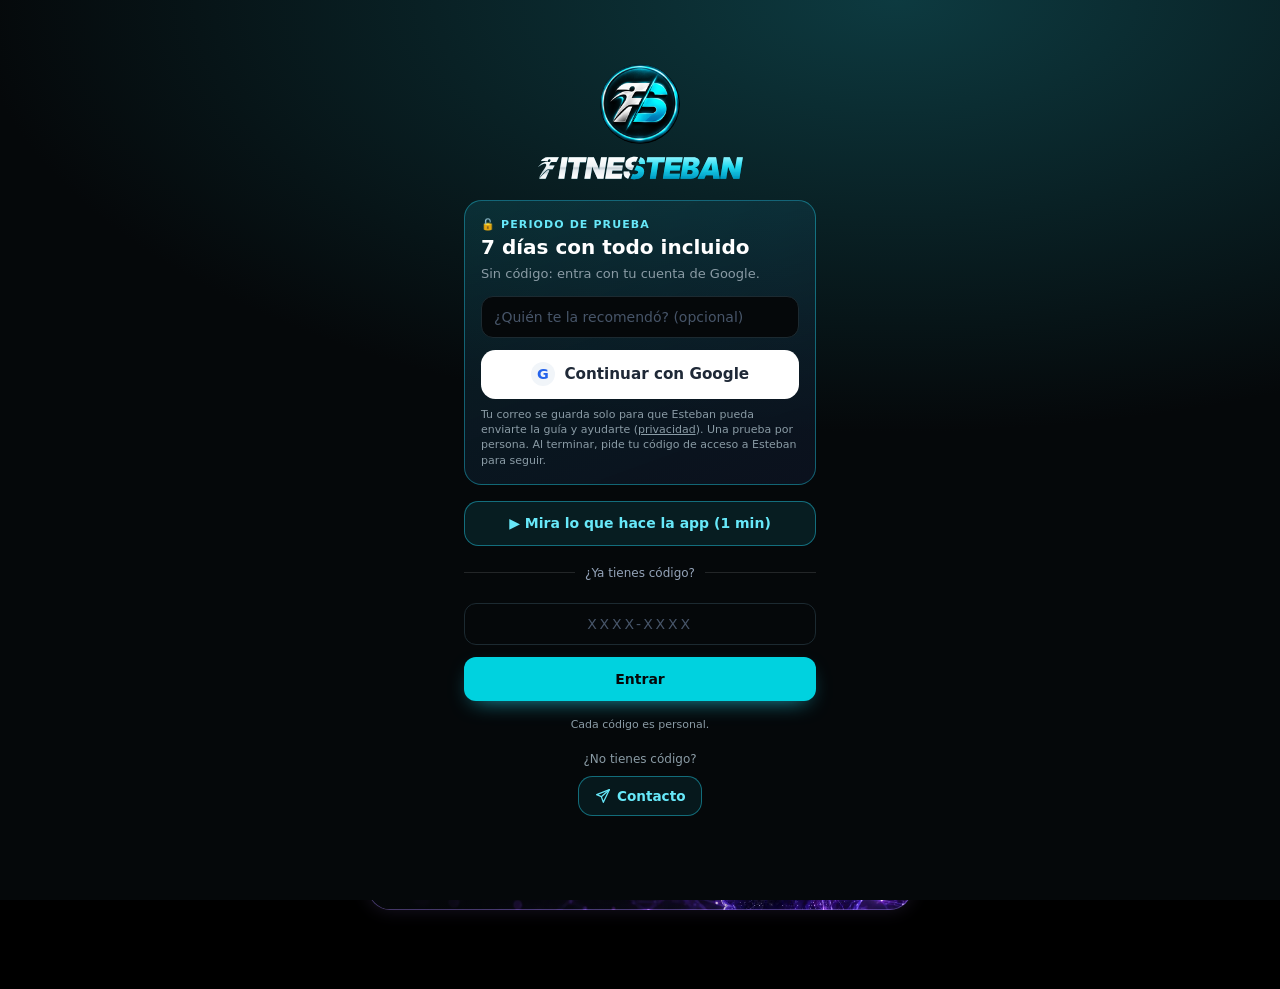
<file: index.html>
<!doctype html>
<html lang="es">
<head>
  <meta charset="utf-8" />
  <meta name="viewport" content="width=device-width, initial-scale=1, maximum-scale=1, user-scalable=no, viewport-fit=cover" />
  <meta name="robots" content="noindex" />
  <title>FITNESTEBAN</title>
  <meta name="description" content="Entreno, nutrición y coach de progresión de Esteban" />
  <meta name="theme-color" content="#05080a" />
  <script>/* tema antes de pintar nada (sin parpadeo) */(function(){try{var t=localStorage.getItem('fitnesteban_theme')||'dark';if(t==='light'||(t==='auto'&&matchMedia('(prefers-color-scheme: light)').matches)){document.documentElement.classList.add('light');document.querySelector('meta[name=theme-color]').content='#ffffff';}}catch(e){}})();</script>
  <meta name="color-scheme" content="dark" />
  <link rel="manifest" href="manifest.webmanifest" />
  <link rel="icon" href="icons/favicon-48.png" type="image/png" />
  <link rel="apple-touch-icon" href="icons/apple-touch-icon.png" />
  <meta name="mobile-web-app-capable" content="yes" />
  <meta name="apple-mobile-web-app-capable" content="yes" />
  <meta name="apple-mobile-web-app-status-bar-style" content="black-translucent" />
  <meta name="apple-mobile-web-app-title" content="Fitnesteban" />
  <link rel="stylesheet" href="styles.css" />
</head>
<body class="ui2 bg-ink text-white antialiased">

  <header class="sticky top-0 z-30 bg-ink/90 backdrop-blur border-b border-line pt-safe">
    <div class="max-w-xl mx-auto flex items-center justify-between px-4 h-14">
      <button id="homeBtn" type="button" class="flex items-center gap-2.5 min-w-0 text-left rounded-xl active:opacity-70" aria-label="Ir al inicio">
        <img src="icons/logo-128.png" alt="" class="w-9 h-9 rounded-full" />
        <span class="block leading-none min-w-0">
          <svg xmlns="http://www.w3.org/2000/svg" class="block" width="124.9" height="14.4" overflow="visible" viewBox="0 0 14386 1658" role="img" aria-label="FITNESTEBAN"><defs><linearGradient id="wSil" gradientUnits="userSpaceOnUse" x1="0" y1="1490" x2="0" y2="0"><stop offset="0" stop-color="#ffffff"/><stop offset=".42" stop-color="#eef3f5"/><stop offset=".5" stop-color="#c3ced4"/><stop offset=".62" stop-color="#e9eef1"/><stop offset="1" stop-color="#ffffff"/></linearGradient>
<linearGradient id="wCy" gradientUnits="userSpaceOnUse" x1="0" y1="1490" x2="0" y2="0"><stop offset="0" stop-color="#8af4ff"/><stop offset=".45" stop-color="#1fd9ef"/><stop offset="1" stop-color="#0098c2"/></linearGradient>
<filter id="wGlow" x="-5%" y="-30%" width="110%" height="160%"><feGaussianBlur in="SourceAlpha" result="b" stdDeviation="35"/><feFlood flood-color="#00d2df" flood-opacity="0.35"/><feComposite operator="in" in2="b"/><feMerge><feMergeNode/><feMergeNode in="SourceGraphic"/></feMerge></filter>
<clipPath id="fsL"><polygon points="-547,-1973 1991,3463 -1009,3463 -3547,-1973"/></clipPath><clipPath id="fsR"><polygon points="-547,-1973 1991,3463 4991,3463 2453,-1973"/></clipPath></defs><path transform="translate(89 1604) scale(1 -1)" d="M-7 0H409L498 536H1161L1217 874H554L597 1138H1300L1359 1490H240Z" fill="#06303a"/><path transform="translate(1289 1604) scale(1 -1)" d="M656 1490H240L-7 0H409Z" fill="#06303a"/><path transform="translate(1826 1604) scale(1 -1)" d="M141 1138H565L377 0H793L981 1138H1405L1464 1490H200Z" fill="#06303a"/><path transform="translate(3131 1604) scale(1 -1)" d="M-7 0H409L499 544C509 604 528 721 546 855C595 726 642 611 673 544L921 0H1345L1592 1490H1176L1085 944C1074 873 1055 751 1038 630C998 738 955 849 930 905L664 1490H240Z" fill="#06303a"/><path transform="translate(4604 1604) scale(1 -1)" d="M-7 0H1147L1205 352H467L504 574H1185L1241 914H560L597 1138H1335L1393 1490H240Z" fill="#06303a"/><g transform="translate(5853 1604) scale(1 -1)"><path d="M633 -24C1027 -24 1275 141 1324 440C1365 691 1236 834 903 897L786 919C636 947 586 987 598 1058C610 1133 701 1186 818 1186C946 1186 1014 1126 1007 1018H1389C1431 1330 1218 1514 844 1514C492 1514 226 1334 181 1064C142 830 282 665 560 611L704 583C866 552 925 507 913 435C900 357 803 304 672 304C521 304 438 375 452 496H59C5 169 210 -24 633 -24Z" fill="#06303a" clip-path="url(#fsL)"/></g><g transform="translate(6023 1604) scale(1 -1)"><path d="M633 -24C1027 -24 1275 141 1324 440C1365 691 1236 834 903 897L786 919C636 947 586 987 598 1058C610 1133 701 1186 818 1186C946 1186 1014 1126 1007 1018H1389C1431 1330 1218 1514 844 1514C492 1514 226 1334 181 1064C142 830 282 665 560 611L704 583C866 552 925 507 913 435C900 357 803 304 672 304C521 304 438 375 452 496H59C5 169 210 -24 633 -24Z" fill="#06303a" clip-path="url(#fsR)"/></g><path transform="translate(7386 1604) scale(1 -1)" d="M141 1138H565L377 0H793L981 1138H1405L1464 1490H200Z" fill="#06303a"/><path transform="translate(8691 1604) scale(1 -1)" d="M-7 0H1147L1205 352H467L504 574H1185L1241 914H560L597 1138H1335L1393 1490H240Z" fill="#06303a"/><path transform="translate(9940 1604) scale(1 -1)" d="M-7 0H705C1028 0 1236 165 1274 396C1311 619 1181 768 990 783V784C1168 817 1313 932 1339 1092C1377 1322 1215 1490 875 1490H239ZM448 312 497 606H717C818 606 873 548 859 459C844 370 769 312 668 312ZM546 900 592 1178H787C879 1178 929 1123 915 1039C901 955 833 900 741 900Z" fill="#06303a"/><path transform="translate(11231 1604) scale(1 -1)" d="M-87 0H381L495 245H993L1023 0H1478L1220 1490H660ZM644 565 650 578C734 758 813 932 891 1113C909 932 930 758 952 578L954 565Z" fill="#06303a"/><path transform="translate(12756 1604) scale(1 -1)" d="M-7 0H409L499 544C509 604 528 721 546 855C595 726 642 611 673 544L921 0H1345L1592 1490H1176L1085 944C1074 873 1055 751 1038 630C998 738 955 849 930 905L664 1490H240Z" fill="#06303a"/><g filter="url(#wGlow)"><path transform="translate(67 1574) scale(1 -1)" d="M-7 0H409L498 536H1161L1217 874H554L597 1138H1300L1359 1490H240Z" fill="url(#wSil)"/><path transform="translate(1267 1574) scale(1 -1)" d="M656 1490H240L-7 0H409Z" fill="url(#wSil)"/><path transform="translate(1804 1574) scale(1 -1)" d="M141 1138H565L377 0H793L981 1138H1405L1464 1490H200Z" fill="url(#wSil)"/><path transform="translate(3109 1574) scale(1 -1)" d="M-7 0H409L499 544C509 604 528 721 546 855C595 726 642 611 673 544L921 0H1345L1592 1490H1176L1085 944C1074 873 1055 751 1038 630C998 738 955 849 930 905L664 1490H240Z" fill="url(#wSil)"/><path transform="translate(4582 1574) scale(1 -1)" d="M-7 0H1147L1205 352H467L504 574H1185L1241 914H560L597 1138H1335L1393 1490H240Z" fill="url(#wSil)"/><g transform="translate(5831 1574) scale(1 -1)"><path d="M633 -24C1027 -24 1275 141 1324 440C1365 691 1236 834 903 897L786 919C636 947 586 987 598 1058C610 1133 701 1186 818 1186C946 1186 1014 1126 1007 1018H1389C1431 1330 1218 1514 844 1514C492 1514 226 1334 181 1064C142 830 282 665 560 611L704 583C866 552 925 507 913 435C900 357 803 304 672 304C521 304 438 375 452 496H59C5 169 210 -24 633 -24Z" fill="url(#wSil)" clip-path="url(#fsL)"/></g><g transform="translate(6001 1574) scale(1 -1)"><path d="M633 -24C1027 -24 1275 141 1324 440C1365 691 1236 834 903 897L786 919C636 947 586 987 598 1058C610 1133 701 1186 818 1186C946 1186 1014 1126 1007 1018H1389C1431 1330 1218 1514 844 1514C492 1514 226 1334 181 1064C142 830 282 665 560 611L704 583C866 552 925 507 913 435C900 357 803 304 672 304C521 304 438 375 452 496H59C5 169 210 -24 633 -24Z" fill="url(#wCy)" clip-path="url(#fsR)"/></g><path transform="translate(7364 1574) scale(1 -1)" d="M141 1138H565L377 0H793L981 1138H1405L1464 1490H200Z" fill="url(#wCy)"/><path transform="translate(8669 1574) scale(1 -1)" d="M-7 0H1147L1205 352H467L504 574H1185L1241 914H560L597 1138H1335L1393 1490H240Z" fill="url(#wCy)"/><path transform="translate(9918 1574) scale(1 -1)" d="M-7 0H705C1028 0 1236 165 1274 396C1311 619 1181 768 990 783V784C1168 817 1313 932 1339 1092C1377 1322 1215 1490 875 1490H239ZM448 312 497 606H717C818 606 873 548 859 459C844 370 769 312 668 312ZM546 900 592 1178H787C879 1178 929 1123 915 1039C901 955 833 900 741 900Z" fill="url(#wCy)"/><path transform="translate(11209 1574) scale(1 -1)" d="M-87 0H381L495 245H993L1023 0H1478L1220 1490H660ZM644 565 650 578C734 758 813 932 891 1113C909 932 930 758 952 578L954 565Z" fill="url(#wCy)"/><path transform="translate(12734 1574) scale(1 -1)" d="M-7 0H409L499 544C509 604 528 721 546 855C595 726 642 611 673 544L921 0H1345L1592 1490H1176L1085 944C1074 873 1055 751 1038 630C998 738 955 849 930 905L664 1490H240Z" fill="url(#wCy)"/></g></svg>
          <span id="headerSub" class="block text-[10px] text-mute mt-1 truncate">Gym · Nutrición · Coach</span>
        </span>
      </button>
      <div class="hdr-btns flex items-center gap-2 shrink-0">
        <button id="chatBtn" type="button" class="help-btn chat-btn" aria-label="Coach IA"><svg viewBox="0 0 24 24" aria-hidden="true"><defs><linearGradient id="boltG" x1="0" y1="0" x2=".35" y2="1"><stop offset="0" stop-color="#8af4ff"/><stop offset=".5" stop-color="#1fd9ef"/><stop offset="1" stop-color="#0098c2"/></linearGradient></defs><path d="M13.6 1.8 4.6 13.4h6.1l-1.9 8.8 9.6-12.3h-6.3l1.5-8.1z" fill="url(#boltG)" stroke="#bff8ff" stroke-opacity=".55" stroke-width=".6" stroke-linejoin="round"/></svg></button>
        <button id="helpBtn" type="button" class="help-btn" aria-label="Guía de la app">?</button>
        <button id="usersBtn" type="button" class="help-btn grid place-items-center" aria-label="Usuarios" style="display:none"><svg viewBox="0 0 24 24" width="17" height="17" fill="none" stroke="currentColor" stroke-width="2" stroke-linecap="round" stroke-linejoin="round" aria-hidden="true"><circle cx="9" cy="8" r="3.2"/><path d="M3.5 19c.6-3.2 2.8-5 5.5-5s4.9 1.8 5.5 5"/><circle cx="17" cy="9" r="2.5"/><path d="M16 14.2c2.4-.2 4 1.4 4.5 4.3"/></svg></button>
        <a id="mailBtn" class="help-btn grid place-items-center" href="https://t.me/fitnesteban?direct" target="_blank" rel="noopener" aria-label="Escribir a Esteban"><svg viewBox="0 0 24 24" width="19" height="19" fill="none" stroke="currentColor" stroke-width="2" stroke-linecap="round" stroke-linejoin="round" aria-hidden="true"><path d="M14 9a6 6 0 0 0-11 3.3c0 1.1.3 2.1.8 3L3 18l2.8-.8A6 6 0 0 0 14 9z"/><path d="M10.5 6.2A6 6 0 0 1 21 10c0 1.1-.3 2.1-.8 3l.8 2.8-2.8-.8a6 6 0 0 1-1.7.7"/></svg></a>
        <button id="timerPill" type="button" class="timer-pill" aria-label="Temporizador de descanso">
          <svg viewBox="0 0 24 24" class="w-4 h-4" fill="none" stroke="currentColor" stroke-width="2"><circle cx="12" cy="13" r="8"/><path d="M12 9v4l2.5 2.5M9 2h6"/></svg>
          <span id="timerDisplay" class="font-mono">Descanso</span>
        </button>
      </div>
    </div>
    <div id="wipBar" class="hidden max-w-xl mx-auto px-4 pb-2"></div>
    <div class="h-0.5 bg-transparent"><div id="timerBar" class="h-0.5 bg-brand transition-[width] duration-200" style="width:0%"></div></div>
  </header>

  <div id="topBanner" class="max-w-xl mx-auto px-4"></div>

  <main id="app" class="max-w-xl mx-auto px-4 pt-4 pb-36"></main>

  <nav class="fixed bottom-0 inset-x-0 z-30 bg-panel/95 backdrop-blur border-t border-line pb-safe">
    <div class="max-w-xl mx-auto grid grid-cols-5">
      <button class="navbtn" data-view="home" type="button">
        <svg viewBox="0 0 24 24" fill="none" stroke="currentColor" stroke-width="2" stroke-linecap="round" stroke-linejoin="round"><path d="M4 11 12 4l8 7v9h-5v-6H9v6H4z"/></svg>
        <span>Inicio</span>
      </button>
      <button class="navbtn" data-view="train" type="button">
        <svg viewBox="0 0 24 24" fill="none" stroke="currentColor" stroke-width="2" stroke-linecap="round"><path d="M6.5 6.5v11M17.5 6.5v11M3.5 9v6M20.5 9v6M6.5 12h11"/></svg>
        <span>Entreno</span>
      </button>
      <button class="navbtn" data-view="diet" type="button">
        <svg viewBox="0 0 24 24" fill="none" stroke="currentColor" stroke-width="2" stroke-linecap="round" stroke-linejoin="round"><path d="M12 7c-1.5-2-5-2.5-6.5 0-1.8 3 0 9 3 12 1.2 1.1 2.3 1 3.5.3 1.2.7 2.3.8 3.5-.3 3-3 4.8-9 3-12-1.5-2.5-5-2-6.5 0z"/><path d="M12 7c0-2 1-3.5 3-4"/></svg>
        <span>Dieta</span>
      </button>
      <button class="navbtn" data-view="progress" type="button">
        <svg viewBox="0 0 24 24" fill="none" stroke="currentColor" stroke-width="2" stroke-linecap="round" stroke-linejoin="round"><path d="M4 19h16"/><path d="M5 15l4-4 3 3 6-7"/><path d="M15 7h3v3"/></svg>
        <span>Progreso</span>
      </button>
      <button class="navbtn" data-view="settings" type="button">
        <svg viewBox="0 0 24 24" fill="none" stroke="currentColor" stroke-width="2" stroke-linecap="round"><path d="M4 6h10M18 6h2M4 12h4M12 12h8M4 18h12M20 18h0"/><circle cx="16" cy="6" r="2"/><circle cx="10" cy="12" r="2"/><circle cx="18" cy="18" r="2"/></svg>
        <span>Ajustes</span>
      </button>
    </div>
  </nav>

  <div id="modalRoot"></div>
  <div id="toastRoot" class="fixed top-16 inset-x-0 z-50 flex flex-col items-center gap-2 px-4 pointer-events-none"></div>

  <input type="file" id="mealPhotoInput" accept="image/*" capture="environment" class="hidden" />
  <input type="file" id="mealGalleryInput" accept="image/*" class="hidden" />
  <input type="file" id="importInput" accept=".json,.txt,application/json,text/plain" class="hidden" />

  <script src="app.js"></script>
</body>
</html>
</file>
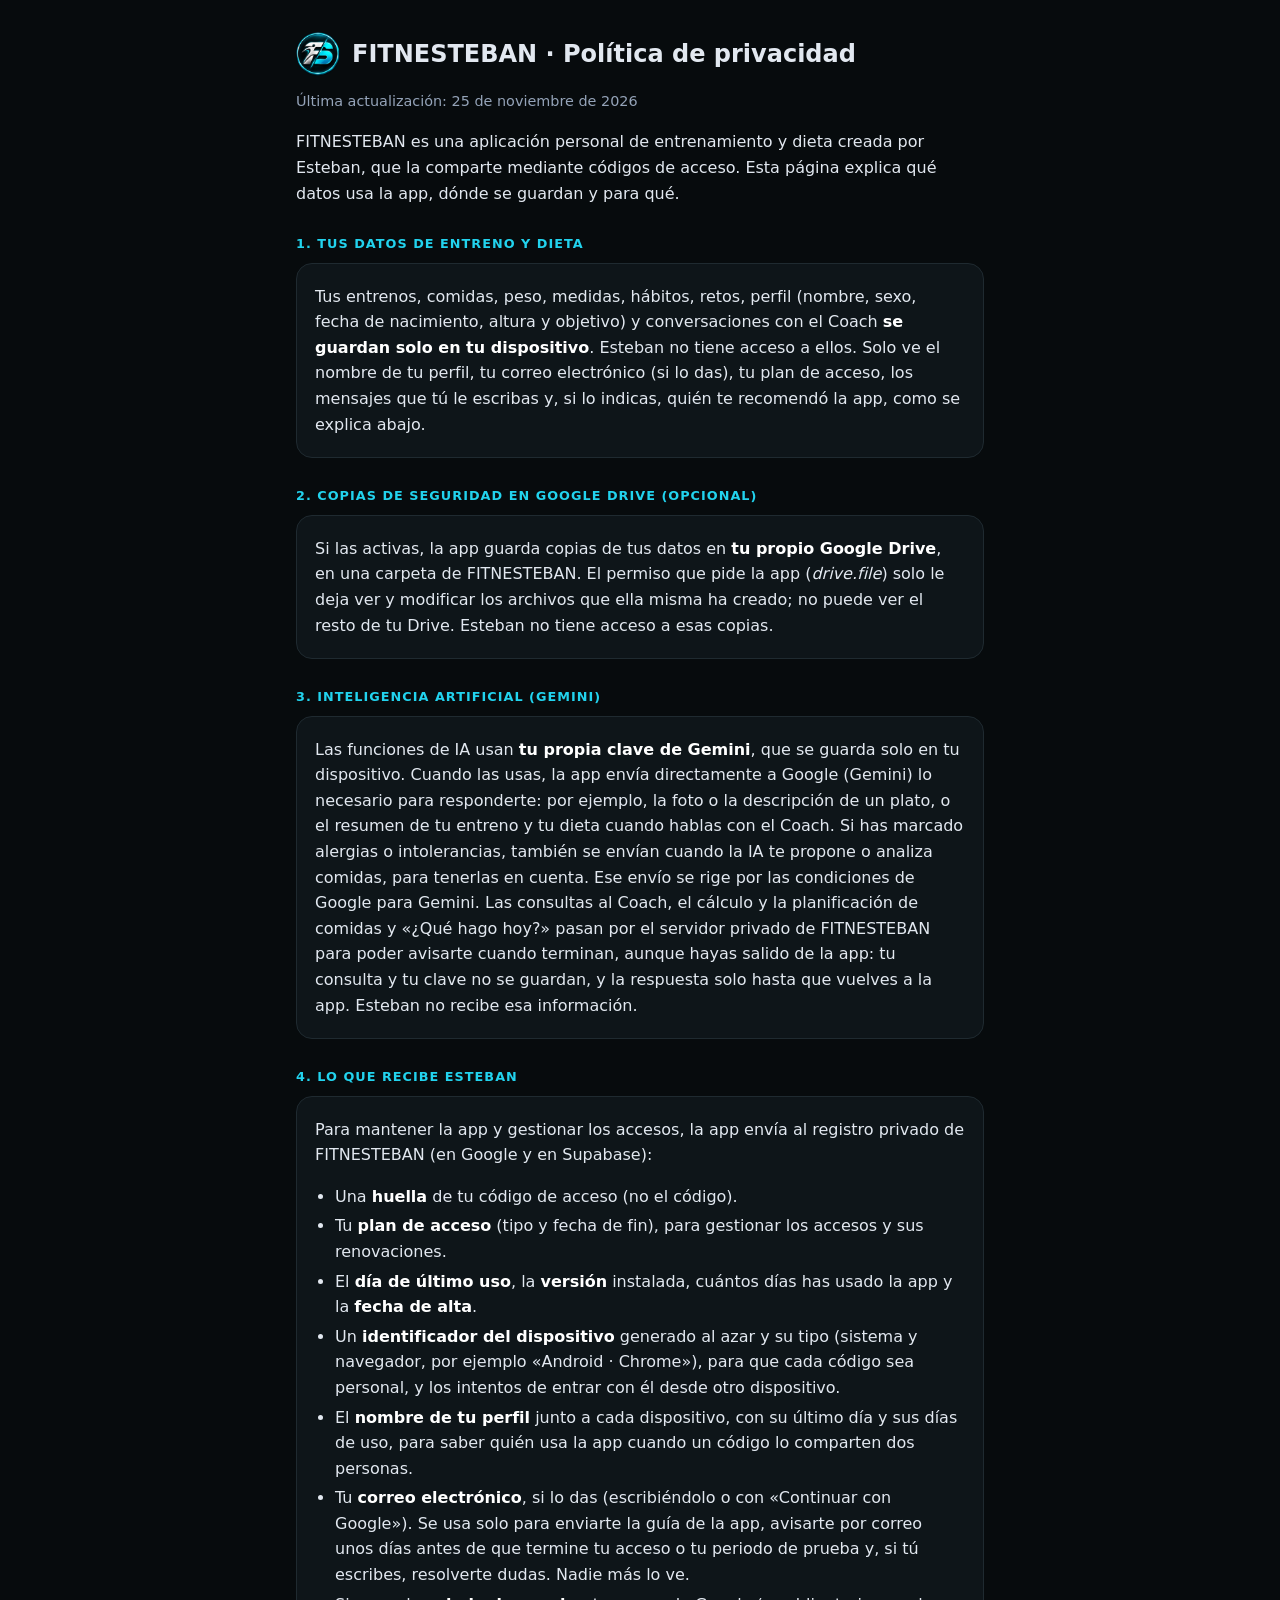
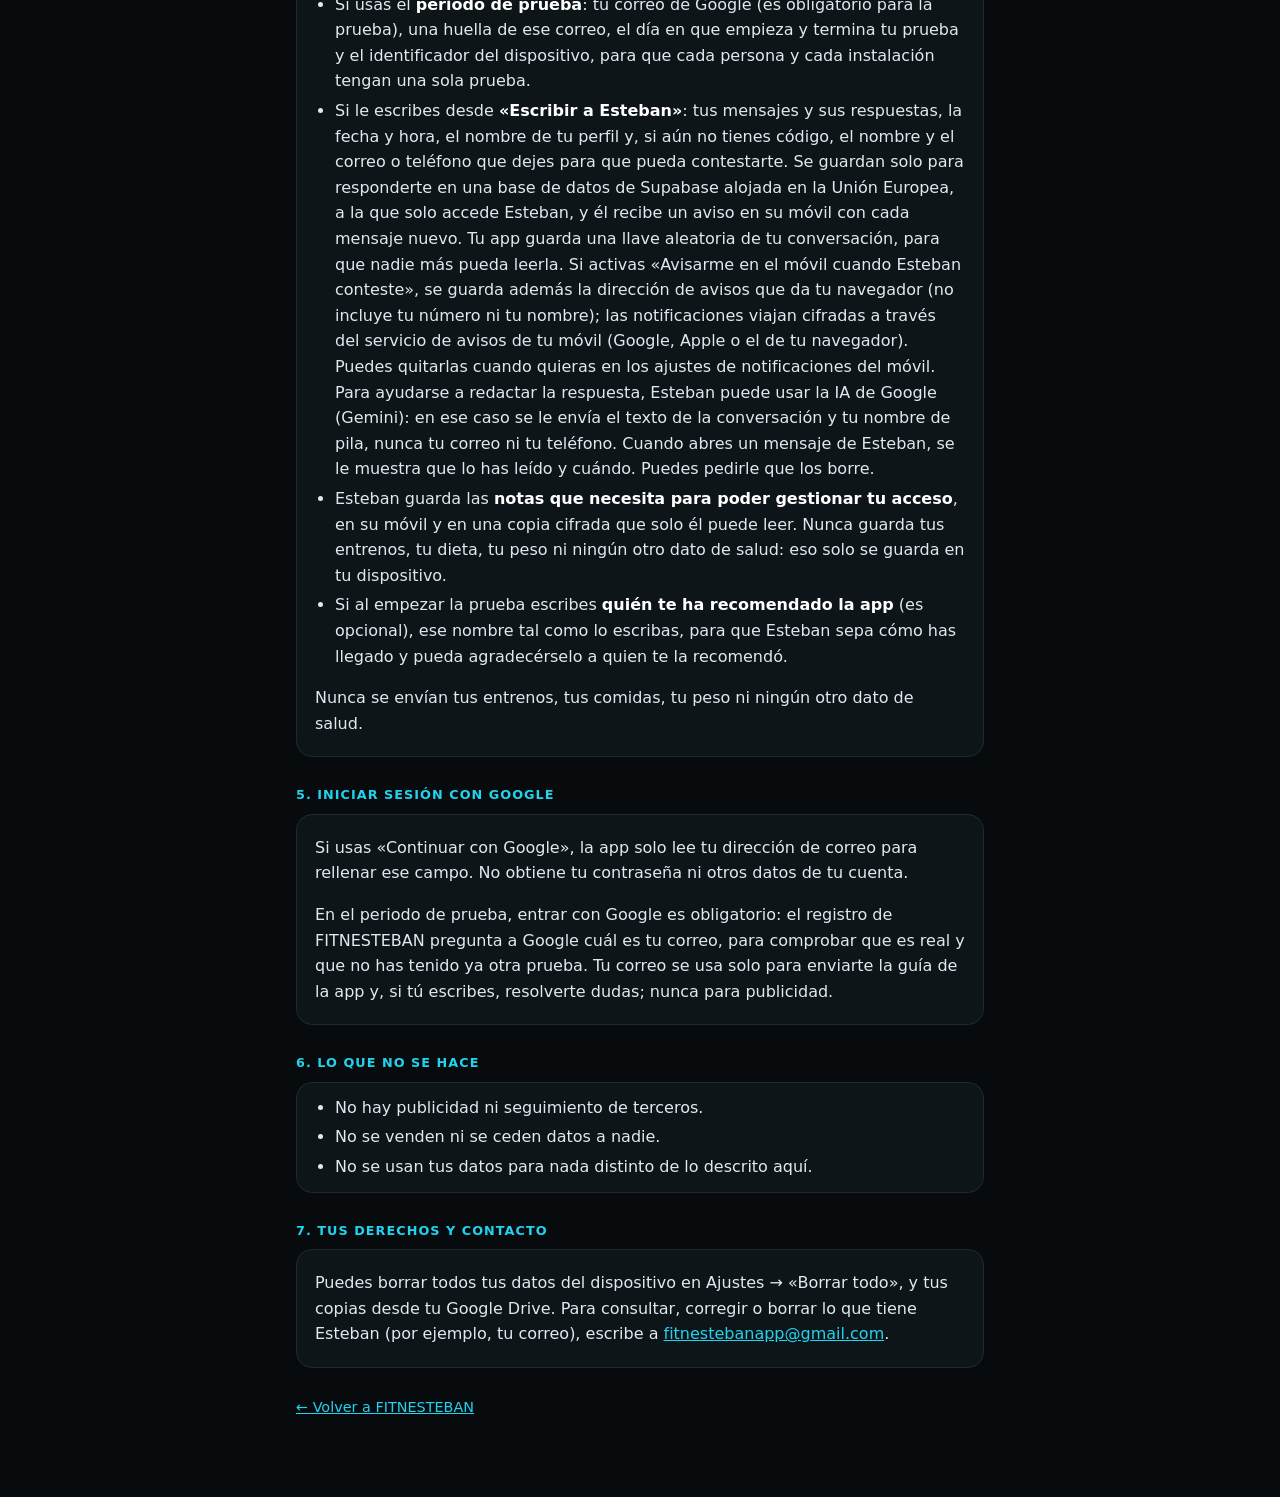
<file: privacidad.html>
<!doctype html>
<html lang="es">
<head>
<meta charset="utf-8" />
<meta name="viewport" content="width=device-width, initial-scale=1" />
<meta name="robots" content="noindex" />
<title>FITNESTEBAN · Privacidad</title>
<link rel="icon" href="icons/favicon-48.png" />
<style>
  :root { --bg: #070b0d; --panel: #0e1519; --line: #1f2a30; --text: #e2e8f0; --mute: #94a3b8; --brand: #22d3ee; }
  * { box-sizing: border-box; }
  body { margin: 0; background: var(--bg); color: var(--text); font: 16px/1.6 system-ui, -apple-system, "Segoe UI", Roboto, sans-serif; }
  main { max-width: 720px; margin: 0 auto; padding: 32px 16px 64px; }
  header { display: flex; align-items: center; gap: 12px; margin-bottom: 8px; }
  header img { width: 44px; height: 44px; border-radius: 50%; }
  h1 { font-size: 1.5rem; margin: 0; }
  h2 { font-size: .8rem; letter-spacing: .08em; text-transform: uppercase; color: var(--brand); margin: 28px 0 8px; }
  p, li { color: var(--text); }
  .mute { color: var(--mute); font-size: .9rem; }
  .card { background: var(--panel); border: 1px solid var(--line); border-radius: 16px; padding: 4px 18px; }
  ul { padding-left: 20px; margin: 8px 0; }
  li { margin: 4px 0; }
  a { color: var(--brand); }
  b { color: #fff; }
</style>
</head>
<body>
<main>
  <header><img src="icons/logo-128.png" alt="" /><h1>FITNESTEBAN · Política de privacidad</h1></header>
  <p class="mute">Última actualización: 25 de noviembre de 2026</p>

  <p>FITNESTEBAN es una aplicación personal de entrenamiento y dieta creada por Esteban, que la comparte mediante códigos de acceso. Esta página explica qué datos usa la app, dónde se guardan y para qué.</p>

  <h2>1. Tus datos de entreno y dieta</h2>
  <div class="card">
    <p>Tus entrenos, comidas, peso, medidas, hábitos, retos, perfil (nombre, sexo, fecha de nacimiento, altura y objetivo) y conversaciones con el Coach <b>se guardan solo en tu dispositivo</b>. Esteban no tiene acceso a ellos. Solo ve el nombre de tu perfil, tu correo electrónico (si lo das), tu plan de acceso, los mensajes que tú le escribas y, si lo indicas, quién te recomendó la app, como se explica abajo.</p>
  </div>

  <h2>2. Copias de seguridad en Google Drive (opcional)</h2>
  <div class="card">
    <p>Si las activas, la app guarda copias de tus datos en <b>tu propio Google Drive</b>, en una carpeta de FITNESTEBAN. El permiso que pide la app (<i>drive.file</i>) solo le deja ver y modificar los archivos que ella misma ha creado; no puede ver el resto de tu Drive. Esteban no tiene acceso a esas copias.</p>
  </div>

  <h2>3. Inteligencia artificial (Gemini)</h2>
  <div class="card">
    <p>Las funciones de IA usan <b>tu propia clave de Gemini</b>, que se guarda solo en tu dispositivo. Cuando las usas, la app envía directamente a Google (Gemini) lo necesario para responderte: por ejemplo, la foto o la descripción de un plato, o el resumen de tu entreno y tu dieta cuando hablas con el Coach. Si has marcado alergias o intolerancias, también se envían cuando la IA te propone o analiza comidas, para tenerlas en cuenta. Ese envío se rige por las condiciones de Google para Gemini. Las consultas al Coach, el cálculo y la planificación de comidas y «¿Qué hago hoy?» pasan por el servidor privado de FITNESTEBAN para poder avisarte cuando terminan, aunque hayas salido de la app: tu consulta y tu clave no se guardan, y la respuesta solo hasta que vuelves a la app. Esteban no recibe esa información.</p>
  </div>

  <h2>4. Lo que recibe Esteban</h2>
  <div class="card">
    <p>Para mantener la app y gestionar los accesos, la app envía al registro privado de FITNESTEBAN (en Google y en Supabase):</p>
    <ul>
      <li>Una <b>huella</b> de tu código de acceso (no el código).</li>
      <li>Tu <b>plan de acceso</b> (tipo y fecha de fin), para gestionar los accesos y sus renovaciones.</li>
      <li>El <b>día de último uso</b>, la <b>versión</b> instalada, cuántos días has usado la app y la <b>fecha de alta</b>.</li>
      <li>Un <b>identificador del dispositivo</b> generado al azar y su tipo (sistema y navegador, por ejemplo «Android · Chrome»), para que cada código sea personal, y los intentos de entrar con él desde otro dispositivo.</li>
      <li>El <b>nombre de tu perfil</b> junto a cada dispositivo, con su último día y sus días de uso, para saber quién usa la app cuando un código lo comparten dos personas.</li>
      <li>Tu <b>correo electrónico</b>, si lo das (escribiéndolo o con «Continuar con Google»). Se usa solo para enviarte la guía de la app, avisarte por correo unos días antes de que termine tu acceso o tu periodo de prueba y, si tú escribes, resolverte dudas. Nadie más lo ve.</li>
      <li>Si usas el <b>periodo de prueba</b>: tu correo de Google (es obligatorio para la prueba), una huella de ese correo, el día en que empieza y termina tu prueba y el identificador del dispositivo, para que cada persona y cada instalación tengan una sola prueba.</li>
      <li>Si le escribes desde <b>«Escribir a Esteban»</b>: tus mensajes y sus respuestas, la fecha y hora, el nombre de tu perfil y, si aún no tienes código, el nombre y el correo o teléfono que dejes para que pueda contestarte. Se guardan solo para responderte en una base de datos de Supabase alojada en la Unión Europea, a la que solo accede Esteban, y él recibe un aviso en su móvil con cada mensaje nuevo. Tu app guarda una llave aleatoria de tu conversación, para que nadie más pueda leerla. Si activas «Avisarme en el móvil cuando Esteban conteste», se guarda además la dirección de avisos que da tu navegador (no incluye tu número ni tu nombre); las notificaciones viajan cifradas a través del servicio de avisos de tu móvil (Google, Apple o el de tu navegador). Puedes quitarlas cuando quieras en los ajustes de notificaciones del móvil. Para ayudarse a redactar la respuesta, Esteban puede usar la IA de Google (Gemini): en ese caso se le envía el texto de la conversación y tu nombre de pila, nunca tu correo ni tu teléfono. Cuando abres un mensaje de Esteban, se le muestra que lo has leído y cuándo. Puedes pedirle que los borre.</li>
      <li>Esteban guarda las <b>notas que necesita para poder gestionar tu acceso</b>, en su móvil y en una copia cifrada que solo él puede leer. Nunca guarda tus entrenos, tu dieta, tu peso ni ningún otro dato de salud: eso solo se guarda en tu dispositivo.</li>
      <li>Si al empezar la prueba escribes <b>quién te ha recomendado la app</b> (es opcional), ese nombre tal como lo escribas, para que Esteban sepa cómo has llegado y pueda agradecérselo a quien te la recomendó.</li>
    </ul>
    <p>Nunca se envían tus entrenos, tus comidas, tu peso ni ningún otro dato de salud.</p>
  </div>

  <h2>5. Iniciar sesión con Google</h2>
  <div class="card">
    <p>Si usas «Continuar con Google», la app solo lee tu dirección de correo para rellenar ese campo. No obtiene tu contraseña ni otros datos de tu cuenta.</p>
    <p>En el periodo de prueba, entrar con Google es obligatorio: el registro de FITNESTEBAN pregunta a Google cuál es tu correo, para comprobar que es real y que no has tenido ya otra prueba. Tu correo se usa solo para enviarte la guía de la app y, si tú escribes, resolverte dudas; nunca para publicidad.</p>
  </div>

  <h2>6. Lo que no se hace</h2>
  <div class="card">
    <ul>
      <li>No hay publicidad ni seguimiento de terceros.</li>
      <li>No se venden ni se ceden datos a nadie.</li>
      <li>No se usan tus datos para nada distinto de lo descrito aquí.</li>
    </ul>
  </div>

  <h2>7. Tus derechos y contacto</h2>
  <div class="card">
    <p>Puedes borrar todos tus datos del dispositivo en Ajustes → «Borrar todo», y tus copias desde tu Google Drive. Para consultar, corregir o borrar lo que tiene Esteban (por ejemplo, tu correo), escribe a <a href="mailto:fitnestebanapp@gmail.com">fitnestebanapp@gmail.com</a>.</p>
  </div>

  <p class="mute" style="margin-top:28px"><a href="./">← Volver a FITNESTEBAN</a></p>
</main>
</body>
</html>
</file>
<file: styles.css>
*,:after,:before{--tw-border-spacing-x:0;--tw-border-spacing-y:0;--tw-translate-x:0;--tw-translate-y:0;--tw-rotate:0;--tw-skew-x:0;--tw-skew-y:0;--tw-scale-x:1;--tw-scale-y:1;--tw-pan-x: ;--tw-pan-y: ;--tw-pinch-zoom: ;--tw-scroll-snap-strictness:proximity;--tw-gradient-from-position: ;--tw-gradient-via-position: ;--tw-gradient-to-position: ;--tw-ordinal: ;--tw-slashed-zero: ;--tw-numeric-figure: ;--tw-numeric-spacing: ;--tw-numeric-fraction: ;--tw-ring-inset: ;--tw-ring-offset-width:0px;--tw-ring-offset-color:#fff;--tw-ring-color:rgba(59,130,246,.5);--tw-ring-offset-shadow:0 0 #0000;--tw-ring-shadow:0 0 #0000;--tw-shadow:0 0 #0000;--tw-shadow-colored:0 0 #0000;--tw-blur: ;--tw-brightness: ;--tw-contrast: ;--tw-grayscale: ;--tw-hue-rotate: ;--tw-invert: ;--tw-saturate: ;--tw-sepia: ;--tw-drop-shadow: ;--tw-backdrop-blur: ;--tw-backdrop-brightness: ;--tw-backdrop-contrast: ;--tw-backdrop-grayscale: ;--tw-backdrop-hue-rotate: ;--tw-backdrop-invert: ;--tw-backdrop-opacity: ;--tw-backdrop-saturate: ;--tw-backdrop-sepia: ;--tw-contain-size: ;--tw-contain-layout: ;--tw-contain-paint: ;--tw-contain-style: }::backdrop{--tw-border-spacing-x:0;--tw-border-spacing-y:0;--tw-translate-x:0;--tw-translate-y:0;--tw-rotate:0;--tw-skew-x:0;--tw-skew-y:0;--tw-scale-x:1;--tw-scale-y:1;--tw-pan-x: ;--tw-pan-y: ;--tw-pinch-zoom: ;--tw-scroll-snap-strictness:proximity;--tw-gradient-from-position: ;--tw-gradient-via-position: ;--tw-gradient-to-position: ;--tw-ordinal: ;--tw-slashed-zero: ;--tw-numeric-figure: ;--tw-numeric-spacing: ;--tw-numeric-fraction: ;--tw-ring-inset: ;--tw-ring-offset-width:0px;--tw-ring-offset-color:#fff;--tw-ring-color:rgba(59,130,246,.5);--tw-ring-offset-shadow:0 0 #0000;--tw-ring-shadow:0 0 #0000;--tw-shadow:0 0 #0000;--tw-shadow-colored:0 0 #0000;--tw-blur: ;--tw-brightness: ;--tw-contrast: ;--tw-grayscale: ;--tw-hue-rotate: ;--tw-invert: ;--tw-saturate: ;--tw-sepia: ;--tw-drop-shadow: ;--tw-backdrop-blur: ;--tw-backdrop-brightness: ;--tw-backdrop-contrast: ;--tw-backdrop-grayscale: ;--tw-backdrop-hue-rotate: ;--tw-backdrop-invert: ;--tw-backdrop-opacity: ;--tw-backdrop-saturate: ;--tw-backdrop-sepia: ;--tw-contain-size: ;--tw-contain-layout: ;--tw-contain-paint: ;--tw-contain-style: }/*! tailwindcss v3.4.19 | MIT License | https://tailwindcss.com*/*,:after,:before{box-sizing:border-box;border:0 solid #e5e7eb}:after,:before{--tw-content:""}:host,html{line-height:1.5;-webkit-text-size-adjust:100%;-moz-tab-size:4;-o-tab-size:4;tab-size:4;font-family:system-ui,-apple-system,Segoe UI,Roboto,sans-serif;font-feature-settings:normal;font-variation-settings:normal;-webkit-tap-highlight-color:transparent}body{margin:0;line-height:inherit}hr{height:0;color:inherit;border-top-width:1px}abbr:where([title]){-webkit-text-decoration:underline dotted;text-decoration:underline dotted}h1,h2,h3,h4,h5,h6{font-size:inherit;font-weight:inherit}a{color:inherit;text-decoration:inherit}b,strong{font-weight:bolder}code,kbd,pre,samp{font-family:ui-monospace,SFMono-Regular,Menlo,Monaco,Consolas,Liberation Mono,Courier New,monospace;font-feature-settings:normal;font-variation-settings:normal;font-size:1em}small{font-size:80%}sub,sup{font-size:75%;line-height:0;position:relative;vertical-align:baseline}sub{bottom:-.25em}sup{top:-.5em}table{text-indent:0;border-color:inherit;border-collapse:collapse}button,input,optgroup,select,textarea{font-family:inherit;font-feature-settings:inherit;font-variation-settings:inherit;font-size:100%;font-weight:inherit;line-height:inherit;letter-spacing:inherit;color:inherit;margin:0;padding:0}button,select{text-transform:none}button,input:where([type=button]),input:where([type=reset]),input:where([type=submit]){-webkit-appearance:button;background-color:transparent;background-image:none}:-moz-focusring{outline:auto}:-moz-ui-invalid{box-shadow:none}progress{vertical-align:baseline}::-webkit-inner-spin-button,::-webkit-outer-spin-button{height:auto}[type=search]{-webkit-appearance:textfield;outline-offset:-2px}::-webkit-search-decoration{-webkit-appearance:none}::-webkit-file-upload-button{-webkit-appearance:button;font:inherit}summary{display:list-item}blockquote,dd,dl,figure,h1,h2,h3,h4,h5,h6,hr,p,pre{margin:0}fieldset{margin:0}fieldset,legend{padding:0}menu,ol,ul{list-style:none;margin:0;padding:0}dialog{padding:0}textarea{resize:vertical}input::-moz-placeholder,textarea::-moz-placeholder{opacity:1;color:#9ca3af}input::placeholder,textarea::placeholder{opacity:1;color:#9ca3af}[role=button],button{cursor:pointer}:disabled{cursor:default}audio,canvas,embed,iframe,img,object,svg,video{display:block;vertical-align:middle}img,video{max-width:100%;height:auto}[hidden]:where(:not([hidden=until-found])){display:none}.pointer-events-none{pointer-events:none}.visible{visibility:visible}.invisible{visibility:hidden}.fixed{position:fixed}.absolute{position:absolute}.relative{position:relative}.sticky{position:sticky}.inset-0{inset:0}.inset-x-0{left:0;right:0}.bottom-0{bottom:0}.right-2{right:.5rem}.top-0{top:0}.top-16{top:4rem}.top-2{top:.5rem}.z-30{z-index:30}.z-50{z-index:50}.col-span-2{grid-column:span 2/span 2}.float-right{float:right}.-mx-1{margin-left:-.25rem;margin-right:-.25rem}.-mx-4{margin-left:-1rem;margin-right:-1rem}.mx-1{margin-left:.25rem;margin-right:.25rem}.mx-auto{margin-left:auto;margin-right:auto}.\!mb-0{margin-bottom:0!important}.\!mt-0{margin-top:0!important}.\!mt-1{margin-top:.25rem!important}.-ml-1{margin-left:-.25rem}.-mt-0\.5{margin-top:-.125rem}.-mt-1{margin-top:-.25rem}.-mt-1\.5{margin-top:-.375rem}.-mt-2{margin-top:-.5rem}.mb-1{margin-bottom:.25rem}.mb-1\.5{margin-bottom:.375rem}.mb-2{margin-bottom:.5rem}.mb-2\.5{margin-bottom:.625rem}.mb-3{margin-bottom:.75rem}.mb-5{margin-bottom:1.25rem}.ml-1\.5{margin-left:.375rem}.ml-2{margin-left:.5rem}.ml-auto{margin-left:auto}.mr-1\.5{margin-right:.375rem}.mt-0\.5{margin-top:.125rem}.mt-1{margin-top:.25rem}.mt-1\.5{margin-top:.375rem}.mt-2{margin-top:.5rem}.mt-2\.5{margin-top:.625rem}.mt-3{margin-top:.75rem}.mt-4{margin-top:1rem}.mt-5{margin-top:1.25rem}.mt-6{margin-top:1.5rem}.mt-8{margin-top:2rem}.block{display:block}.\!inline-block{display:inline-block!important}.inline-block{display:inline-block}.inline{display:inline}.flex{display:flex}.inline-flex{display:inline-flex}.table{display:table}.grid{display:grid}.contents{display:contents}.hidden{display:none}.h-0\.5{height:.125rem}.h-1{height:.25rem}.h-1\.5{height:.375rem}.h-14{height:3.5rem}.h-2{height:.5rem}.h-20{height:5rem}.h-3{height:.75rem}.h-4{height:1rem}.h-5{height:1.25rem}.h-6{height:1.5rem}.h-7{height:1.75rem}.h-8{height:2rem}.h-9{height:2.25rem}.h-\[15px\]{height:15px}.h-\[44px\]{height:44px}.h-auto{height:auto}.h-full{height:100%}.h-px{height:1px}.max-h-28{max-height:7rem}.max-h-32{max-height:8rem}.max-h-56{max-height:14rem}.max-h-\[200px\]{max-height:200px}.max-h-\[50dvh\]{max-height:50dvh}.min-h-\[18px\]{min-height:18px}.min-h-\[30px\]{min-height:30px}.\!w-auto{width:auto!important}.w-1\.5{width:.375rem}.w-10{width:2.5rem}.w-14{width:3.5rem}.w-16{width:4rem}.w-2{width:.5rem}.w-20{width:5rem}.w-4{width:1rem}.w-5{width:1.25rem}.w-6{width:1.5rem}.w-7{width:1.75rem}.w-8{width:2rem}.w-9{width:2.25rem}.w-\[15px\]{width:15px}.w-\[4\.6rem\]{width:4.6rem}.w-\[48\%\]{width:48%}.w-full{width:100%}.min-w-0{min-width:0}.max-w-\[190px\]{max-width:190px}.max-w-full{max-width:100%}.max-w-xl{max-width:36rem}.flex-1{flex:1 1 0%}.shrink-0{flex-shrink:0}.grow{flex-grow:1}.-rotate-90{--tw-rotate:-90deg}.-rotate-90,.rotate-180{transform:translate(var(--tw-translate-x),var(--tw-translate-y)) rotate(var(--tw-rotate)) skewX(var(--tw-skew-x)) skewY(var(--tw-skew-y)) scaleX(var(--tw-scale-x)) scaleY(var(--tw-scale-y))}.rotate-180{--tw-rotate:180deg}.rotate-90{--tw-rotate:90deg}.rotate-90,.scale-75{transform:translate(var(--tw-translate-x),var(--tw-translate-y)) rotate(var(--tw-rotate)) skewX(var(--tw-skew-x)) skewY(var(--tw-skew-y)) scaleX(var(--tw-scale-x)) scaleY(var(--tw-scale-y))}.scale-75{--tw-scale-x:.75;--tw-scale-y:.75}.transform{transform:translate(var(--tw-translate-x),var(--tw-translate-y)) rotate(var(--tw-rotate)) skewX(var(--tw-skew-x)) skewY(var(--tw-skew-y)) scaleX(var(--tw-scale-x)) scaleY(var(--tw-scale-y))}.cursor-pointer{cursor:pointer}.select-none{-webkit-user-select:none;-moz-user-select:none;user-select:none}.resize-none{resize:none}.resize{resize:both}.list-decimal{list-style-type:decimal}.list-disc{list-style-type:disc}.grid-cols-2{grid-template-columns:repeat(2,minmax(0,1fr))}.grid-cols-3{grid-template-columns:repeat(3,minmax(0,1fr))}.grid-cols-4{grid-template-columns:repeat(4,minmax(0,1fr))}.grid-cols-5{grid-template-columns:repeat(5,minmax(0,1fr))}.grid-cols-7{grid-template-columns:repeat(7,minmax(0,1fr))}.grid-cols-\[1\.4fr_1fr_1fr\]{grid-template-columns:1.4fr 1fr 1fr}.grid-cols-\[1\.4rem_1fr_1fr_2rem\]{grid-template-columns:1.4rem 1fr 1fr 2rem}.grid-cols-\[1fr_1fr_auto\]{grid-template-columns:1fr 1fr auto}.grid-cols-\[1fr_auto\]{grid-template-columns:1fr auto}.flex-col{flex-direction:column}.flex-wrap{flex-wrap:wrap}.place-items-center{place-items:center}.items-start{align-items:flex-start}.items-end{align-items:flex-end}.items-center{align-items:center}.items-baseline{align-items:baseline}.items-stretch{align-items:stretch}.justify-end{justify-content:flex-end}.justify-center{justify-content:center}.justify-between{justify-content:space-between}.gap-0\.5{gap:.125rem}.gap-1{gap:.25rem}.gap-1\.5{gap:.375rem}.gap-2{gap:.5rem}.gap-2\.5{gap:.625rem}.gap-3{gap:.75rem}.gap-4{gap:1rem}.gap-x-2{-moz-column-gap:.5rem;column-gap:.5rem}.gap-x-3{-moz-column-gap:.75rem;column-gap:.75rem}.gap-x-4{-moz-column-gap:1rem;column-gap:1rem}.gap-y-1{row-gap:.25rem}.space-y-1>:not([hidden])~:not([hidden]){--tw-space-y-reverse:0;margin-top:calc(.25rem*(1 - var(--tw-space-y-reverse)));margin-bottom:calc(.25rem*var(--tw-space-y-reverse))}.space-y-1\.5>:not([hidden])~:not([hidden]){--tw-space-y-reverse:0;margin-top:calc(.375rem*(1 - var(--tw-space-y-reverse)));margin-bottom:calc(.375rem*var(--tw-space-y-reverse))}.space-y-2>:not([hidden])~:not([hidden]){--tw-space-y-reverse:0;margin-top:calc(.5rem*(1 - var(--tw-space-y-reverse)));margin-bottom:calc(.5rem*var(--tw-space-y-reverse))}.space-y-2\.5>:not([hidden])~:not([hidden]){--tw-space-y-reverse:0;margin-top:calc(.625rem*(1 - var(--tw-space-y-reverse)));margin-bottom:calc(.625rem*var(--tw-space-y-reverse))}.space-y-3>:not([hidden])~:not([hidden]){--tw-space-y-reverse:0;margin-top:calc(.75rem*(1 - var(--tw-space-y-reverse)));margin-bottom:calc(.75rem*var(--tw-space-y-reverse))}.self-start{align-self:flex-start}.overflow-hidden{overflow:hidden}.overflow-x-auto{overflow-x:auto}.overflow-y-auto{overflow-y:auto}.truncate{overflow:hidden;text-overflow:ellipsis}.truncate,.whitespace-nowrap{white-space:nowrap}.whitespace-pre-line{white-space:pre-line}.whitespace-pre-wrap{white-space:pre-wrap}.break-words{overflow-wrap:break-word}.break-all{word-break:break-all}.rounded{border-radius:.25rem}.rounded-2xl{border-radius:1rem}.rounded-full{border-radius:9999px}.rounded-lg{border-radius:.5rem}.rounded-sm{border-radius:.125rem}.rounded-xl{border-radius:.75rem}.border{border-width:1px}.border-2{border-width:2px}.border-b{border-bottom-width:1px}.border-t{border-top-width:1px}.\!border-cyan-400{--tw-border-opacity:1!important;border-color:rgb(34 211 238/var(--tw-border-opacity,1))!important}.border-amber-300\/40{border-color:rgba(252,211,77,.4)}.border-amber-300\/70{border-color:rgba(252,211,77,.7)}.border-amber-400\/60{border-color:rgba(251,191,36,.6)}.border-amber-500\/30{border-color:rgba(245,158,11,.3)}.border-brand{--tw-border-opacity:1;border-color:rgb(var(--c-brand)/var(--tw-border-opacity,1))}.border-brand\/30{border-color:rgb(var(--c-brand)/.3)}.border-brand\/40{border-color:rgb(var(--c-brand)/.4)}.border-brand\/50{border-color:rgb(var(--c-brand)/.5)}.border-emerald-500\/40{border-color:rgba(16,185,129,.4)}.border-emerald-500\/50{border-color:rgba(16,185,129,.5)}.border-line{--tw-border-opacity:1;border-color:rgb(var(--c-line)/var(--tw-border-opacity,1))}.border-line\/60{border-color:rgb(var(--c-line)/.6)}.border-rose-500\/40{border-color:rgba(244,63,94,.4)}.\!bg-transparent{background-color:transparent!important}.bg-amber-300{--tw-bg-opacity:1;background-color:rgb(252 211 77/var(--tw-bg-opacity,1))}.bg-amber-300\/10{background-color:rgba(252,211,77,.1)}.bg-amber-400{--tw-bg-opacity:1;background-color:rgb(251 191 36/var(--tw-bg-opacity,1))}.bg-amber-500\/10{background-color:rgba(245,158,11,.1)}.bg-brand{--tw-bg-opacity:1;background-color:rgb(var(--c-brand)/var(--tw-bg-opacity,1))}.bg-brand\/10{background-color:rgb(var(--c-brand)/.1)}.bg-cyan-500\/20{background-color:rgba(6,182,212,.2)}.bg-emerald-400{--tw-bg-opacity:1;background-color:rgb(52 211 153/var(--tw-bg-opacity,1))}.bg-emerald-500\/5{background-color:rgba(16,185,129,.05)}.bg-ink{--tw-bg-opacity:1;background-color:rgb(var(--c-ink)/var(--tw-bg-opacity,1))}.bg-ink\/80{background-color:rgb(var(--c-ink)/.8)}.bg-ink\/90{background-color:rgb(var(--c-ink)/.9)}.bg-line{--tw-bg-opacity:1;background-color:rgb(var(--c-line)/var(--tw-bg-opacity,1))}.bg-panel{--tw-bg-opacity:1;background-color:rgb(var(--c-panel)/var(--tw-bg-opacity,1))}.bg-panel\/95{background-color:rgb(var(--c-panel)/.95)}.bg-rose-500{--tw-bg-opacity:1;background-color:rgb(244 63 94/var(--tw-bg-opacity,1))}.bg-transparent{background-color:transparent}.bg-white\/10{background-color:hsla(0,0%,100%,.1)}.bg-white\/5{background-color:hsla(0,0%,100%,.05)}.object-contain{-o-object-fit:contain;object-fit:contain}.object-cover{-o-object-fit:cover;object-fit:cover}.\!p-0{padding:0!important}.p-0{padding:0}.p-1\.5{padding:.375rem}.p-2{padding:.5rem}.p-2\.5{padding:.625rem}.p-3{padding:.75rem}.p-4{padding:1rem}.\!px-1{padding-left:.25rem!important;padding-right:.25rem!important}.\!px-1\.5{padding-left:.375rem!important;padding-right:.375rem!important}.\!px-2{padding-left:.5rem!important;padding-right:.5rem!important}.\!px-3{padding-left:.75rem!important;padding-right:.75rem!important}.\!py-1\.5{padding-top:.375rem!important;padding-bottom:.375rem!important}.\!py-2{padding-top:.5rem!important;padding-bottom:.5rem!important}.\!py-2\.5{padding-top:.625rem!important;padding-bottom:.625rem!important}.\!py-3{padding-top:.75rem!important;padding-bottom:.75rem!important}.px-0{padding-left:0;padding-right:0}.px-1{padding-left:.25rem;padding-right:.25rem}.px-1\.5{padding-left:.375rem;padding-right:.375rem}.px-2{padding-left:.5rem;padding-right:.5rem}.px-2\.5{padding-left:.625rem;padding-right:.625rem}.px-3{padding-left:.75rem;padding-right:.75rem}.px-3\.5{padding-left:.875rem;padding-right:.875rem}.px-4{padding-left:1rem;padding-right:1rem}.py-0\.5{padding-top:.125rem;padding-bottom:.125rem}.py-1{padding-top:.25rem;padding-bottom:.25rem}.py-1\.5{padding-top:.375rem;padding-bottom:.375rem}.py-10{padding-top:2.5rem;padding-bottom:2.5rem}.py-2{padding-top:.5rem;padding-bottom:.5rem}.py-2\.5{padding-top:.625rem;padding-bottom:.625rem}.py-3{padding-top:.75rem;padding-bottom:.75rem}.py-3\.5{padding-top:.875rem;padding-bottom:.875rem}.py-4{padding-top:1rem;padding-bottom:1rem}.py-6{padding-top:1.5rem;padding-bottom:1.5rem}.py-px{padding-top:1px;padding-bottom:1px}.pb-1{padding-bottom:.25rem}.pb-2{padding-bottom:.5rem}.pb-2\.5{padding-bottom:.625rem}.pb-3{padding-bottom:.75rem}.pb-36{padding-bottom:9rem}.pl-2\.5{padding-left:.625rem}.pl-3{padding-left:.75rem}.pl-4{padding-left:1rem}.pl-5{padding-left:1.25rem}.pr-1\.5{padding-right:.375rem}.pr-3{padding-right:.75rem}.pt-0\.5{padding-top:.125rem}.pt-1{padding-top:.25rem}.pt-2{padding-top:.5rem}.pt-3{padding-top:.75rem}.pt-4{padding-top:1rem}.text-left{text-align:left}.text-center{text-align:center}.text-right{text-align:right}.align-middle{vertical-align:middle}.font-mono{font-family:ui-monospace,SFMono-Regular,Menlo,Monaco,Consolas,Liberation Mono,Courier New,monospace}.font-sans{font-family:system-ui,-apple-system,Segoe UI,Roboto,sans-serif}.text-2xl{font-size:1.5rem;line-height:2rem}.text-3xl{font-size:1.875rem;line-height:2.25rem}.text-4xl{font-size:2.25rem;line-height:2.5rem}.text-5xl{font-size:3rem;line-height:1}.text-\[10\.5px\]{font-size:10.5px}.text-\[10px\]{font-size:10px}.text-\[11\.5px\]{font-size:11.5px}.text-\[11px\]{font-size:11px}.text-\[12\.5px\]{font-size:12.5px}.text-\[12px\]{font-size:12px}.text-\[13\.5px\]{font-size:13.5px}.text-\[13px\]{font-size:13px}.text-\[14px\]{font-size:14px}.text-\[15px\]{font-size:15px}.text-\[16px\]{font-size:16px}.text-\[17px\]{font-size:17px}.text-\[18px\]{font-size:18px}.text-\[19px\]{font-size:19px}.text-\[21px\]{font-size:21px}.text-\[9px\]{font-size:9px}.text-base{font-size:1rem;line-height:1.5rem}.text-lg{font-size:1.125rem;line-height:1.75rem}.text-sm{font-size:.875rem;line-height:1.25rem}.text-xl{font-size:1.25rem;line-height:1.75rem}.text-xs{font-size:.75rem;line-height:1rem}.font-black{font-weight:900}.font-bold{font-weight:700}.font-extrabold{font-weight:800}.font-normal{font-weight:400}.font-semibold{font-weight:600}.uppercase{text-transform:uppercase}.capitalize{text-transform:capitalize}.\!normal-case{text-transform:none!important}.normal-case{text-transform:none}.italic{font-style:italic}.tabular-nums{--tw-numeric-spacing:tabular-nums;font-variant-numeric:var(--tw-ordinal) var(--tw-slashed-zero) var(--tw-numeric-figure) var(--tw-numeric-spacing) var(--tw-numeric-fraction)}.leading-none{line-height:1}.leading-relaxed{line-height:1.625}.leading-snug{line-height:1.375}.leading-tight{line-height:1.25}.\!tracking-normal{letter-spacing:0!important}.tracking-\[\.15em\]{letter-spacing:.15em}.tracking-\[\.2em\]{letter-spacing:.2em}.tracking-\[0\.5em\]{letter-spacing:.5em}.tracking-wide{letter-spacing:.025em}.tracking-wider{letter-spacing:.05em}.tracking-widest{letter-spacing:.1em}.\!text-amber-300{--tw-text-opacity:1!important;color:rgb(252 211 77/var(--tw-text-opacity,1))!important}.\!text-cyan-300{--tw-text-opacity:1!important;color:rgb(103 232 249/var(--tw-text-opacity,1))!important}.\!text-rose-300{--tw-text-opacity:1!important;color:rgb(253 164 175/var(--tw-text-opacity,1))!important}.text-amber-100{--tw-text-opacity:1;color:rgb(254 243 199/var(--tw-text-opacity,1))}.text-amber-200{--tw-text-opacity:1;color:rgb(253 230 138/var(--tw-text-opacity,1))}.text-amber-200\/90{color:hsla(48,97%,77%,.9)}.text-amber-300{--tw-text-opacity:1;color:rgb(252 211 77/var(--tw-text-opacity,1))}.text-amber-300\/90{color:rgba(252,211,77,.9)}.text-brand{--tw-text-opacity:1;color:rgb(var(--c-brand)/var(--tw-text-opacity,1))}.text-cyan-100{--tw-text-opacity:1;color:rgb(207 250 254/var(--tw-text-opacity,1))}.text-cyan-300{--tw-text-opacity:1;color:rgb(103 232 249/var(--tw-text-opacity,1))}.text-emerald-200{--tw-text-opacity:1;color:rgb(167 243 208/var(--tw-text-opacity,1))}.text-emerald-300{--tw-text-opacity:1;color:rgb(110 231 183/var(--tw-text-opacity,1))}.text-emerald-300\/80{color:rgba(110,231,183,.8)}.text-ink{--tw-text-opacity:1;color:rgb(var(--c-ink)/var(--tw-text-opacity,1))}.text-mute{--tw-text-opacity:1;color:rgb(var(--c-mute)/var(--tw-text-opacity,1))}.text-red-200{--tw-text-opacity:1;color:rgb(254 202 202/var(--tw-text-opacity,1))}.text-red-300{--tw-text-opacity:1;color:rgb(252 165 165/var(--tw-text-opacity,1))}.text-rose-300{--tw-text-opacity:1;color:rgb(253 164 175/var(--tw-text-opacity,1))}.text-slate-200{--tw-text-opacity:1;color:rgb(226 232 240/var(--tw-text-opacity,1))}.text-slate-300{--tw-text-opacity:1;color:rgb(203 213 225/var(--tw-text-opacity,1))}.text-white{--tw-text-opacity:1;color:rgb(255 255 255/var(--tw-text-opacity,1))}.text-white\/80{color:hsla(0,0%,100%,.8)}.underline{text-decoration-line:underline}.line-through{text-decoration-line:line-through}.decoration-slate-500{text-decoration-color:#64748b}.antialiased{-webkit-font-smoothing:antialiased;-moz-osx-font-smoothing:grayscale}.accent-cyan-400{accent-color:#22d3ee}.opacity-25{opacity:.25}.opacity-30{opacity:.3}.opacity-50{opacity:.5}.opacity-60{opacity:.6}.opacity-70{opacity:.7}.opacity-80{opacity:.8}.opacity-90{opacity:.9}.ring-1{--tw-ring-offset-shadow:var(--tw-ring-inset) 0 0 0 var(--tw-ring-offset-width) var(--tw-ring-offset-color);--tw-ring-shadow:var(--tw-ring-inset) 0 0 0 calc(1px + var(--tw-ring-offset-width)) var(--tw-ring-color);box-shadow:var(--tw-ring-offset-shadow),var(--tw-ring-shadow),var(--tw-shadow,0 0 #0000)}.ring-cyan-400{--tw-ring-opacity:1;--tw-ring-color:rgb(34 211 238/var(--tw-ring-opacity,1))}.blur{--tw-blur:blur(8px)}.blur,.grayscale{filter:var(--tw-blur) var(--tw-brightness) var(--tw-contrast) var(--tw-grayscale) var(--tw-hue-rotate) var(--tw-invert) var(--tw-saturate) var(--tw-sepia) var(--tw-drop-shadow)}.grayscale{--tw-grayscale:grayscale(100%)}.sepia{--tw-sepia:sepia(100%)}.filter,.sepia{filter:var(--tw-blur) var(--tw-brightness) var(--tw-contrast) var(--tw-grayscale) var(--tw-hue-rotate) var(--tw-invert) var(--tw-saturate) var(--tw-sepia) var(--tw-drop-shadow)}.backdrop-blur{--tw-backdrop-blur:blur(8px);-webkit-backdrop-filter:var(--tw-backdrop-blur) var(--tw-backdrop-brightness) var(--tw-backdrop-contrast) var(--tw-backdrop-grayscale) var(--tw-backdrop-hue-rotate) var(--tw-backdrop-invert) var(--tw-backdrop-opacity) var(--tw-backdrop-saturate) var(--tw-backdrop-sepia);backdrop-filter:var(--tw-backdrop-blur) var(--tw-backdrop-brightness) var(--tw-backdrop-contrast) var(--tw-backdrop-grayscale) var(--tw-backdrop-hue-rotate) var(--tw-backdrop-invert) var(--tw-backdrop-opacity) var(--tw-backdrop-saturate) var(--tw-backdrop-sepia)}.transition{transition-property:color,background-color,border-color,text-decoration-color,fill,stroke,opacity,box-shadow,transform,filter,-webkit-backdrop-filter;transition-property:color,background-color,border-color,text-decoration-color,fill,stroke,opacity,box-shadow,transform,filter,backdrop-filter;transition-property:color,background-color,border-color,text-decoration-color,fill,stroke,opacity,box-shadow,transform,filter,backdrop-filter,-webkit-backdrop-filter;transition-timing-function:cubic-bezier(.4,0,.2,1);transition-duration:.15s}.transition-\[width\]{transition-property:width;transition-timing-function:cubic-bezier(.4,0,.2,1);transition-duration:.15s}.duration-200{transition-duration:.2s}.ease-in{transition-timing-function:cubic-bezier(.4,0,1,1)}.ease-out{transition-timing-function:cubic-bezier(0,0,.2,1)}:root{--c-ink:5 8 10;--c-panel:12 19 23;--c-line:28 42 49;--c-mute:138 155 165;--c-brand:0 210 223}html.light{--c-ink:238 242 244;--c-panel:255 255 255;--c-line:214 224 229;--c-mute:88 104 112;--c-brand:8 145 178;color-scheme:light}html{-webkit-tap-highlight-color:transparent;background:rgb(var(--c-ink));color-scheme:dark}body,html{overflow-x:clip}.swipe-peek{position:fixed;left:0;right:0;bottom:0;z-index:20;overflow:hidden;background:rgb(var(--c-ink));pointer-events:none;will-change:transform}body{min-height:100dvh;overscroll-behavior-y:contain}.pt-safe{padding-top:env(safe-area-inset-top)}.pb-safe{padding-bottom:env(safe-area-inset-bottom)}.card{border-radius:1rem;border-width:1px;--tw-border-opacity:1;border-color:rgb(var(--c-line)/var(--tw-border-opacity,1));--tw-bg-opacity:1;background-color:rgb(var(--c-panel)/var(--tw-bg-opacity,1))}.section-title{font-size:.75rem;line-height:1rem;font-weight:700;text-transform:uppercase;letter-spacing:.05em;--tw-text-opacity:1;color:rgb(var(--c-brand)/var(--tw-text-opacity,1))}html.light .home-card .section-title{color:#67e8f9}.lbl{display:block;font-size:11px;font-weight:600;--tw-text-opacity:1;color:rgb(var(--c-mute)/var(--tw-text-opacity,1))}html.light .lbl .spinner{border-color:#0b1418 rgba(15,40,50,.2) rgba(15,40,50,.2)}.field{width:100%;border-radius:.75rem;border-width:1px;--tw-border-opacity:1;border-color:rgb(var(--c-line)/var(--tw-border-opacity,1));--tw-bg-opacity:1;background-color:rgb(var(--c-ink)/var(--tw-bg-opacity,1));padding:.625rem .75rem;font-size:.875rem;line-height:1.25rem;font-weight:600;--tw-text-opacity:1;color:rgb(255 255 255/var(--tw-text-opacity,1));outline:2px solid transparent;outline-offset:2px;transition-property:color,background-color,border-color,text-decoration-color,fill,stroke,opacity,box-shadow,transform,filter,-webkit-backdrop-filter;transition-property:color,background-color,border-color,text-decoration-color,fill,stroke,opacity,box-shadow,transform,filter,backdrop-filter;transition-property:color,background-color,border-color,text-decoration-color,fill,stroke,opacity,box-shadow,transform,filter,backdrop-filter,-webkit-backdrop-filter;transition-timing-function:cubic-bezier(.4,0,.2,1);transition-duration:.15s}html.light .field{color:#0b1418}html.light .home-card .field{color:#fff}html.light .ms-row .field{color:#0f172a}.field:focus{--tw-border-opacity:1;border-color:rgb(var(--c-brand)/var(--tw-border-opacity,1));--tw-ring-offset-shadow:var(--tw-ring-inset) 0 0 0 var(--tw-ring-offset-width) var(--tw-ring-offset-color);--tw-ring-shadow:var(--tw-ring-inset) 0 0 0 calc(2px + var(--tw-ring-offset-width)) var(--tw-ring-color);box-shadow:var(--tw-ring-offset-shadow),var(--tw-ring-shadow),var(--tw-shadow,0 0 #0000);--tw-ring-color:rgb(var(--c-brand)/0.2)}.field::-moz-placeholder{font-weight:400;--tw-text-opacity:1;color:rgb(71 85 105/var(--tw-text-opacity,1))}.field::placeholder{font-weight:400;--tw-text-opacity:1;color:rgb(71 85 105/var(--tw-text-opacity,1))}select.field{-webkit-appearance:none;-moz-appearance:none;appearance:none}.btn-primary{display:inline-flex;align-items:center;justify-content:center;gap:.5rem;border-radius:.75rem;--tw-bg-opacity:1;background-color:rgb(var(--c-brand)/var(--tw-bg-opacity,1));padding:.75rem 1rem;font-size:.875rem;line-height:1.25rem;font-weight:800;--tw-text-opacity:1;color:rgb(var(--c-ink)/var(--tw-text-opacity,1));transition-property:color,background-color,border-color,text-decoration-color,fill,stroke,opacity,box-shadow,transform,filter,-webkit-backdrop-filter;transition-property:color,background-color,border-color,text-decoration-color,fill,stroke,opacity,box-shadow,transform,filter,backdrop-filter;transition-property:color,background-color,border-color,text-decoration-color,fill,stroke,opacity,box-shadow,transform,filter,backdrop-filter,-webkit-backdrop-filter;transition-timing-function:cubic-bezier(.4,0,.2,1);transition-duration:.15s}.btn-primary:active{--tw-scale-x:.98;--tw-scale-y:.98;transform:translate(var(--tw-translate-x),var(--tw-translate-y)) rotate(var(--tw-rotate)) skewX(var(--tw-skew-x)) skewY(var(--tw-skew-y)) scaleX(var(--tw-scale-x)) scaleY(var(--tw-scale-y))}.btn-primary:disabled{opacity:.6}.btn-ghost{border-radius:.75rem;border-width:1px;--tw-border-opacity:1;border-color:rgb(var(--c-line)/var(--tw-border-opacity,1));--tw-bg-opacity:1;background-color:rgb(var(--c-ink)/var(--tw-bg-opacity,1));padding:.75rem;font-size:.875rem;line-height:1.25rem;font-weight:700;--tw-text-opacity:1;color:rgb(255 255 255/var(--tw-text-opacity,1));transition-property:color,background-color,border-color,text-decoration-color,fill,stroke,opacity,box-shadow,transform,filter,-webkit-backdrop-filter;transition-property:color,background-color,border-color,text-decoration-color,fill,stroke,opacity,box-shadow,transform,filter,backdrop-filter;transition-property:color,background-color,border-color,text-decoration-color,fill,stroke,opacity,box-shadow,transform,filter,backdrop-filter,-webkit-backdrop-filter;transition-timing-function:cubic-bezier(.4,0,.2,1);transition-duration:.15s}html.light .btn-ghost{color:#0b1418}html.light .home-card .btn-ghost{color:#fff}html.light .ms-row .btn-ghost{color:#0f172a}.btn-ghost:active{--tw-bg-opacity:1;background-color:rgb(var(--c-panel)/var(--tw-bg-opacity,1))}.btn-danger{border-radius:.75rem;border-width:1px;border-color:rgba(244,63,94,.4);background-color:rgba(244,63,94,.1);padding:.75rem;font-size:.875rem;line-height:1.25rem;font-weight:700;--tw-text-opacity:1;color:rgb(253 164 175/var(--tw-text-opacity,1))}html.light .btn-danger{color:#be123c}.btn-dashed{border-radius:1rem;border-width:1px;border-style:dashed;border-color:rgb(var(--c-brand)/.4);background-color:rgb(var(--c-brand)/.05);padding-top:.875rem;padding-bottom:.875rem;font-size:.875rem;line-height:1.25rem;font-weight:700;--tw-text-opacity:1;color:rgb(var(--c-brand)/var(--tw-text-opacity,1))}html.light .home-card .btn-dashed{color:#67e8f9}.btn-dashed:active{background-color:rgb(var(--c-brand)/.1)}.btn-save{border-radius:1rem;background-image:linear-gradient(to right,var(--tw-gradient-stops));--tw-gradient-from:rgb(var(--c-brand)/1) var(--tw-gradient-from-position);--tw-gradient-to:rgb(var(--c-brand)/0) var(--tw-gradient-to-position);--tw-gradient-stops:var(--tw-gradient-from),var(--tw-gradient-to);--tw-gradient-to:#34d399 var(--tw-gradient-to-position);padding-top:1rem;padding-bottom:1rem;font-size:1rem;line-height:1.5rem;font-weight:900;text-transform:uppercase;letter-spacing:.025em;--tw-text-opacity:1;color:rgb(var(--c-ink)/var(--tw-text-opacity,1));--tw-shadow:0 10px 15px -3px rgba(0,0,0,.1),0 4px 6px -4px rgba(0,0,0,.1);--tw-shadow-colored:0 10px 15px -3px var(--tw-shadow-color),0 4px 6px -4px var(--tw-shadow-color);box-shadow:var(--tw-ring-offset-shadow,0 0 #0000),var(--tw-ring-shadow,0 0 #0000),var(--tw-shadow);--tw-shadow-color:rgb(var(--c-brand)/0.2);--tw-shadow:var(--tw-shadow-colored);transition-property:color,background-color,border-color,text-decoration-color,fill,stroke,opacity,box-shadow,transform,filter,-webkit-backdrop-filter;transition-property:color,background-color,border-color,text-decoration-color,fill,stroke,opacity,box-shadow,transform,filter,backdrop-filter;transition-property:color,background-color,border-color,text-decoration-color,fill,stroke,opacity,box-shadow,transform,filter,backdrop-filter,-webkit-backdrop-filter;transition-timing-function:cubic-bezier(.4,0,.2,1);transition-duration:.15s}.btn-save:active{--tw-scale-x:.99;--tw-scale-y:.99;transform:translate(var(--tw-translate-x),var(--tw-translate-y)) rotate(var(--tw-rotate)) skewX(var(--tw-skew-x)) skewY(var(--tw-skew-y)) scaleX(var(--tw-scale-x)) scaleY(var(--tw-scale-y))}.btn-banner{border-radius:.5rem;border-width:1px;--tw-border-opacity:1;border-color:rgb(var(--c-brand)/var(--tw-border-opacity,1));background-color:rgb(var(--c-brand)/.15);padding:.375rem .75rem;font-size:.75rem;line-height:1rem;font-weight:800;--tw-text-opacity:1;color:rgb(var(--c-brand)/var(--tw-text-opacity,1))}html.light .home-card .btn-banner{color:#67e8f9}.btn-banner-warn{--tw-border-opacity:1;border-color:rgb(252 211 77/var(--tw-border-opacity,1));background-color:rgba(252,211,77,.15);--tw-text-opacity:1;color:rgb(253 230 138/var(--tw-text-opacity,1))}html.light .btn-banner-warn{color:#b45309}html.light .home-card .btn-banner-warn{color:#fcd34d}.btn-mini{border-radius:.5rem;border-width:1px;border-color:rgb(var(--c-line)/var(--tw-border-opacity,1));padding:.375rem .75rem;font-size:.75rem;line-height:1rem;font-weight:700}.btn-mini,.iconbtn{--tw-border-opacity:1;--tw-bg-opacity:1;background-color:rgb(var(--c-ink)/var(--tw-bg-opacity,1))}.iconbtn{display:inline-flex;height:2.25rem;width:2.25rem;align-items:center;justify-content:center;border-radius:.75rem;border-width:1px;border-color:rgb(var(--c-line)/var(--tw-border-opacity,1));font-size:1rem;line-height:1.5rem;--tw-text-opacity:1;color:rgb(255 255 255/var(--tw-text-opacity,1))}html.light .iconbtn{color:#0b1418}html.light .home-card .iconbtn{color:#fff}html.light .ms-row .iconbtn{color:#0f172a}.iconbtn:active{--tw-bg-opacity:1;background-color:rgb(var(--c-panel)/var(--tw-bg-opacity,1))}.iconbtn-sm{height:1.75rem;width:1.75rem;border-radius:.5rem;font-size:.75rem;line-height:1rem;--tw-text-opacity:1;color:rgb(var(--c-mute)/var(--tw-text-opacity,1))}html.light .iconbtn-sm .spinner{border-color:#0b1418 rgba(15,40,50,.2) rgba(15,40,50,.2)}.chips-row{display:flex;gap:.5rem;overflow-x:auto;padding-bottom:.25rem;scrollbar-width:none}.chips-row::-webkit-scrollbar{display:none}.chip{display:inline-flex;flex-shrink:0;align-items:center;gap:.375rem;border-radius:9999px;border-width:1px;--tw-border-opacity:1;border-color:rgb(var(--c-line)/var(--tw-border-opacity,1));--tw-bg-opacity:1;background-color:rgb(var(--c-panel)/var(--tw-bg-opacity,1));padding:.5rem 1rem;font-size:.75rem;line-height:1rem;font-weight:800;letter-spacing:.025em;--tw-text-opacity:1;color:rgb(203 213 225/var(--tw-text-opacity,1))}html.light .chip{color:#334148}html.light .home-card .chip{color:#e2e8f0}html.light .v5-card .chip{color:#334155}.chip-sm{padding:.375rem .75rem;font-weight:600}.meal-chip{flex:1 1 auto;justify-content:center;padding-left:.4rem;padding-right:.4rem;min-width:0}@media (max-width:370px){.meal-chip{font-size:11px;padding-left:.25rem;padding-right:.25rem;letter-spacing:0}}.chip-on{--tw-border-opacity:1;border-color:rgb(var(--c-brand)/var(--tw-border-opacity,1));--tw-bg-opacity:1;background-color:rgb(var(--c-brand)/var(--tw-bg-opacity,1));--tw-text-opacity:1;color:rgb(var(--c-ink)/var(--tw-text-opacity,1))}.chip-add{border-style:dashed;--tw-text-opacity:1;color:rgb(var(--c-brand)/var(--tw-text-opacity,1))}html.light .home-card .chip-add{color:#67e8f9}.dot{display:inline-block;height:.375rem;width:.375rem;border-radius:9999px;--tw-bg-opacity:1;background-color:rgb(var(--c-brand)/var(--tw-bg-opacity,1))}.chip-on .dot{--tw-bg-opacity:1;background-color:rgb(var(--c-ink)/var(--tw-bg-opacity,1))}.prog{flex-shrink:0;border-radius:.5rem;border-width:1px;--tw-border-opacity:1;border-color:rgb(var(--c-line)/var(--tw-border-opacity,1));padding:.375rem .75rem;font-size:11px;font-weight:800;letter-spacing:.05em;--tw-text-opacity:1;color:rgb(var(--c-mute)/var(--tw-text-opacity,1))}html.light .prog .spinner{border-color:#0b1418 rgba(15,40,50,.2) rgba(15,40,50,.2)}.prog-on{border-color:rgb(var(--c-brand)/.6);background-color:rgb(var(--c-brand)/.1);--tw-text-opacity:1;color:rgb(var(--c-brand)/var(--tw-text-opacity,1))}html.light .home-card .prog-on{color:#67e8f9}.prog-add{border-style:dashed}.prog-ind{position:absolute;left:0;border-radius:.5rem;border:1px solid rgba(0,210,223,.6);background:rgba(0,210,223,.1);box-shadow:0 0 14px rgba(0,210,223,.25);pointer-events:none;will-change:transform,width}.prog.prog-ghost{border-color:#1c2a31;background:transparent;color:#8a9ba5;transition:color .15s}.prog.prog-lit{color:#00d2df;transition:color .15s}.cardio-type{display:flex;flex-direction:column;align-items:center;gap:.25rem;border-radius:1rem;border-width:1px;--tw-border-opacity:1;border-color:rgb(var(--c-line)/var(--tw-border-opacity,1));--tw-bg-opacity:1;background-color:rgb(var(--c-ink)/var(--tw-bg-opacity,1));padding-top:.75rem;padding-bottom:.75rem;font-size:.875rem;line-height:1.25rem;font-weight:800;--tw-text-opacity:1;color:rgb(203 213 225/var(--tw-text-opacity,1))}html.light .cardio-type{color:#334148}html.light .home-card .cardio-type{color:#e2e8f0}html.light .v5-card .cardio-type{color:#334155}.cardio-type-on{--tw-border-opacity:1;border-color:rgb(251 191 36/var(--tw-border-opacity,1));background-color:rgba(251,191,36,.1);--tw-text-opacity:1;color:rgb(253 230 138/var(--tw-text-opacity,1))}html.light .cardio-type-on{color:#b45309}html.light .home-card .cardio-type-on{color:#fcd34d}.btn-video{flex-shrink:0;border-radius:.5rem;border-width:1px;border-color:rgba(244,63,94,.4);background-color:rgba(244,63,94,.1);padding:.25rem .625rem;font-size:11px;font-weight:800;--tw-text-opacity:1;color:rgb(254 205 211/var(--tw-text-opacity,1))}html.light .btn-video{color:#be123c}.sets-toggle{margin-top:.75rem;display:flex;width:100%;align-items:center;justify-content:space-between;gap:.5rem;border-radius:.75rem;border-width:1px;--tw-border-opacity:1;border-color:rgb(var(--c-line)/var(--tw-border-opacity,1));--tw-bg-opacity:1;background-color:rgb(var(--c-ink)/var(--tw-bg-opacity,1));padding:.625rem .75rem;font-size:.75rem;line-height:1rem}.sets-toggle-open{border-color:rgb(var(--c-brand)/.4)}.sets-toggle-done{border-color:rgba(16,185,129,.5);background-color:rgba(16,185,129,.1)}.tri{display:inline-block;width:0;height:0;border-left:6px solid transparent;border-right:6px solid transparent;border-top:8px solid;opacity:.8;transition:transform .2s;flex-shrink:0}.sets-toggle-open .tri,details[open]>summary .tri{transform:rotate(180deg)}.portions{border-radius:.75rem;border-width:1px;--tw-border-opacity:1;border-color:rgb(var(--c-line)/var(--tw-border-opacity,1));background-color:rgb(var(--c-ink)/.6);padding:.625rem}.portion{border-radius:.5rem;border-width:1px;--tw-border-opacity:1;border-color:rgb(var(--c-line)/var(--tw-border-opacity,1));--tw-bg-opacity:1;background-color:rgb(var(--c-panel)/var(--tw-bg-opacity,1));padding:.5rem .625rem}.seg{display:grid;grid-template-columns:repeat(4,minmax(0,1fr));gap:.25rem}.seg-btn{display:flex;flex-direction:column;align-items:center;justify-content:center;border-radius:.375rem;border-width:1px;--tw-border-opacity:1;border-color:rgb(var(--c-line)/var(--tw-border-opacity,1));--tw-bg-opacity:1;background-color:rgb(var(--c-ink)/var(--tw-bg-opacity,1));padding-top:.25rem;padding-bottom:.25rem;font-size:11px;font-weight:800;line-height:1.25;--tw-text-opacity:1;color:rgb(203 213 225/var(--tw-text-opacity,1))}html.light .seg-btn{color:#334148}html.light .home-card .seg-btn{color:#e2e8f0}html.light .v5-card .seg-btn{color:#334155}.seg-btn span{font-size:9px;font-weight:600;--tw-text-opacity:1;color:rgb(var(--c-mute)/var(--tw-text-opacity,1))}html.light .seg-btn span .spinner{border-color:#0b1418 rgba(15,40,50,.2) rgba(15,40,50,.2)}.seg-on{--tw-border-opacity:1;border-color:rgb(var(--c-brand)/var(--tw-border-opacity,1));background-color:rgb(var(--c-brand)/.15);--tw-text-opacity:1;color:rgb(var(--c-brand)/var(--tw-text-opacity,1))}html.light .home-card .seg-on{color:#67e8f9}.seg-on span{color:rgb(var(--c-brand)/.8)}.seg-input{flex-direction:row;gap:.125rem;padding-left:.25rem;padding-right:.25rem}.seg-input input{width:100%;min-width:0;background-color:transparent;text-align:center;font-size:.75rem;line-height:1rem;font-weight:800;--tw-text-opacity:1;color:rgb(var(--c-brand)/var(--tw-text-opacity,1));outline:2px solid transparent;outline-offset:2px}html.light .home-card .seg-input input{color:#67e8f9}.cal-day{display:flex;height:44px;flex-direction:column;align-items:center;justify-content:center;gap:.125rem;border-radius:.5rem;border-width:1px;border-color:transparent;--tw-bg-opacity:1;background-color:rgb(var(--c-ink)/var(--tw-bg-opacity,1))}.cal-today{--tw-border-opacity:1;border-color:rgb(var(--c-line)/var(--tw-border-opacity,1))}.cal-sel{--tw-border-opacity:1;border-color:rgb(var(--c-brand)/var(--tw-border-opacity,1));background-color:rgb(var(--c-brand)/.1)}.ring-anim{animation:ringin .8s cubic-bezier(.2,.7,.3,1) both}.swipe-peek .ring-anim{animation-play-state:paused}@keyframes ringin{0%{stroke-dashoffset:var(--full)}}@media (prefers-reduced-motion:reduce){.ring-anim{animation:none}}.wip-bar{display:flex;width:100%;align-items:center;justify-content:space-between;gap:.5rem;border-radius:.5rem;border-width:1px;border-color:rgba(245,158,11,.4);background-color:rgba(245,158,11,.1);padding:.375rem .625rem;font-size:11px;--tw-text-opacity:1;color:rgb(252 211 77/var(--tw-text-opacity,1))}html.light .wip-bar{color:#b45309}html.light .home-card .wip-bar{color:#fcd34d}.wip-dot{height:.5rem;width:.5rem;flex-shrink:0;border-radius:9999px;--tw-bg-opacity:1;background-color:rgb(251 191 36/var(--tw-bg-opacity,1));animation:wippulse 1.6s ease-in-out infinite}@keyframes wippulse{50%{opacity:.35}}.kbox{min-width:0;border-radius:.75rem;border-width:1px;--tw-border-opacity:1;border-color:rgb(var(--c-line)/var(--tw-border-opacity,1));--tw-bg-opacity:1;background-color:rgb(var(--c-ink)/var(--tw-bg-opacity,1));padding:.5rem .125rem}.kbox-l{overflow:hidden;text-overflow:ellipsis;white-space:nowrap;font-size:9.5px;font-weight:700;text-transform:uppercase;--tw-text-opacity:1;color:rgb(var(--c-mute)/var(--tw-text-opacity,1))}html.light .kbox-l .spinner{border-color:#0b1418 rgba(15,40,50,.2) rgba(15,40,50,.2)}.kbox-v{font-size:15px;font-weight:900}.kbox-net{border-color:rgba(251,191,36,.4)}.btn-abandon{width:33.333333%;flex-shrink:0;border-radius:1rem;border-width:1px;border-color:rgba(244,63,94,.5);background-color:transparent;padding-top:1rem;padding-bottom:1rem;font-size:.875rem;line-height:1.25rem;font-weight:700;--tw-text-opacity:1;color:rgb(253 164 175/var(--tw-text-opacity,1))}html.light .btn-abandon{color:#be123c}.btn-abandon:active{background-color:rgba(244,63,94,.1)}.flash{animation:flashrow 1.5s ease-out}@keyframes flashrow{0%,35%{box-shadow:0 0 0 2px #00d2df;background-color:rgba(0,210,223,.12)}to{box-shadow:0 0 0 0 transparent}}.chat-chip{border-radius:1rem;border-width:1px;--tw-border-opacity:1;border-color:rgb(var(--c-line)/var(--tw-border-opacity,1));background-color:rgb(var(--c-ink)/.6);padding:.75rem 1rem;text-align:left;font-size:.875rem;line-height:1.25rem;--tw-text-opacity:1;color:rgb(226 232 240/var(--tw-text-opacity,1))}html.light .chat-chip{color:#334148}html.light .news-hi .chat-chip{color:#1e293b}.chat-chip:active{border-color:rgb(var(--c-brand)/.5);background-color:rgb(var(--c-brand)/.1)}.chat-me{margin-left:auto;width:-moz-fit-content;width:fit-content;max-width:85%;white-space:pre-wrap;overflow-wrap:break-word;border-radius:1rem;border-bottom-right-radius:.375rem;border-width:1px;border-color:rgb(var(--c-brand)/.3);background-color:rgb(var(--c-brand)/.15);padding:.5rem .875rem;font-size:.875rem;line-height:1.25rem;--tw-text-opacity:1;color:rgb(255 255 255/var(--tw-text-opacity,1))}html.light .chat-me{color:#0b1418}html.light .home-card .chat-me{color:#fff}html.light .ms-row .chat-me{color:#0f172a}.chat-ai{margin-right:auto;width:-moz-fit-content;width:fit-content;max-width:92%;overflow-wrap:break-word;border-radius:1rem;border-bottom-left-radius:.375rem;border-width:1px;--tw-border-opacity:1;border-color:rgb(var(--c-line)/var(--tw-border-opacity,1));background-color:hsla(0,0%,100%,.05);padding:.625rem .875rem;font-size:.875rem;line-height:1.25rem;line-height:1.625;--tw-text-opacity:1;color:rgb(226 232 240/var(--tw-text-opacity,1))}html.light .chat-ai{color:#334148;background-color:rgba(15,40,50,.07)}html.light .news-hi .chat-ai{color:#1e293b}.chat-ai p+p,.chat-ai p+ul,.chat-ai ul+p{margin-top:.45rem}.chat-ai b{--tw-text-opacity:1;color:rgb(255 255 255/var(--tw-text-opacity,1))}html.light .chat-ai b{color:#0b1418}html.light .home-card .chat-ai b{color:#fff}html.light .ms-row .chat-ai b{color:#0f172a}.chat-ul{margin-top:.25rem;list-style-type:disc}.chat-ul>:not([hidden])~:not([hidden]){--tw-space-y-reverse:0;margin-top:calc(.25rem*(1 - var(--tw-space-y-reverse)));margin-bottom:calc(.25rem*var(--tw-space-y-reverse))}.chat-ul{padding-left:1.25rem}.chat-meal{margin-top:.5rem;display:flex;width:100%;flex-direction:column;align-items:flex-start;gap:.125rem;border-radius:.75rem;border-width:1px;border-color:rgb(var(--c-brand)/.5);background-color:rgb(var(--c-brand)/.1);padding:.5rem .75rem;text-align:left;font-size:.875rem;line-height:1.25rem;font-weight:700;--tw-text-opacity:1;color:rgb(var(--c-brand)/var(--tw-text-opacity,1))}html.light .home-card .chat-meal{color:#67e8f9}.chat-meal:active{background-color:rgb(var(--c-brand)/.2)}.chat-err{border-color:rgba(244,63,94,.4);--tw-text-opacity:1;color:rgb(254 205 211/var(--tw-text-opacity,1))}html.light .chat-err{color:#be123c}.chat-typing{display:flex;gap:.25rem;padding-top:.875rem;padding-bottom:.875rem}.chat-typing span{height:.375rem;width:.375rem;border-radius:9999px;--tw-bg-opacity:1;background-color:rgb(var(--c-mute)/var(--tw-bg-opacity,1));animation:chatdot 1s ease-in-out infinite}.chat-typing span:nth-child(2){animation-delay:.15s}.chat-typing span:nth-child(3){animation-delay:.3s}@keyframes chatdot{0%,80%,to{opacity:.3;transform:translateY(0)}40%{opacity:1;transform:translateY(-3px)}}.chat-btn{display:flex;align-items:center;justify-content:center}.chat-btn svg{width:19px;height:19px;filter:drop-shadow(0 0 3px rgba(0,210,223,.45))}@media (max-width:380px){.timer-pill.timer-ready svg,.timer-pill.timer-run svg{display:none}}.today-card{margin-top:.25rem;display:flex;width:100%;align-items:center;gap:.75rem;border-radius:1rem;border-width:1px;border-color:rgb(var(--c-brand)/.5);background-color:rgb(var(--c-brand)/.1);padding:.75rem 1rem}.today-card:active{background-color:rgb(var(--c-brand)/.2)}.today-card{box-shadow:0 0 18px rgba(0,210,223,.12)}.today-done{border-color:rgba(16,185,129,.4);background-color:rgba(16,185,129,.1);box-shadow:none}.reto-ready{border-color:rgb(var(--c-brand)/.5)}.reto-card{display:flex;width:100%;align-items:center;gap:.75rem;border-radius:1rem;border-width:1px;--tw-border-opacity:1;border-color:rgb(var(--c-line)/var(--tw-border-opacity,1));--tw-bg-opacity:1;background-color:rgb(var(--c-ink)/var(--tw-bg-opacity,1));padding:.75rem}.reto-card:active{border-color:rgb(var(--c-brand)/.5)}.reto-ic{display:flex;height:2.5rem;width:2.5rem;flex-shrink:0;align-items:center;justify-content:center;border-radius:.75rem;border-width:1px;--tw-border-opacity:1;border-color:rgb(var(--c-line)/var(--tw-border-opacity,1));--tw-bg-opacity:1;background-color:rgb(var(--c-panel)/var(--tw-bg-opacity,1));font-size:1.5rem;line-height:2rem}.reto-bar{display:block;height:.375rem;overflow:hidden;border-radius:9999px;background-color:hsla(0,0%,100%,.1)}html.light .reto-bar{background-color:rgba(15,40,50,.07)}.reto-bar>span{display:block;height:100%;border-radius:9999px;--tw-bg-opacity:1;background-color:rgb(var(--c-brand)/var(--tw-bg-opacity,1))}.feel-btn{display:flex;flex-direction:column;align-items:center;gap:.25rem;border-radius:1rem;border-width:1px;--tw-border-opacity:1;border-color:rgb(var(--c-line)/var(--tw-border-opacity,1));--tw-bg-opacity:1;background-color:rgb(var(--c-ink)/var(--tw-bg-opacity,1));padding-top:.75rem;padding-bottom:.75rem;font-size:11px;font-weight:700;--tw-text-opacity:1;color:rgb(226 232 240/var(--tw-text-opacity,1))}html.light .feel-btn{color:#334148}html.light .news-hi .feel-btn{color:#1e293b}.feel-btn:active{--tw-border-opacity:1;border-color:rgb(var(--c-brand)/var(--tw-border-opacity,1));background-color:rgb(var(--c-brand)/.1)}.lock-screen{position:fixed;inset:0;z-index:45;background:radial-gradient(120% 80% at 70% 0,#0d3a40 0,#05080a 60%);display:flex;align-items:center;justify-content:center;padding:1.5rem;overflow-y:auto}.lock-box{width:100%;max-width:22rem}.copy-set{margin-left:2.25rem;margin-top:-.125rem;margin-bottom:.125rem;display:block;font-size:11px;--tw-text-opacity:1;color:rgb(var(--c-mute)/var(--tw-text-opacity,1));text-decoration-line:underline;text-decoration-style:dotted;text-underline-offset:2px}html.light .copy-set .spinner{border-color:#0b1418 rgba(15,40,50,.2) rgba(15,40,50,.2)}.copy-set:active{--tw-text-opacity:1;color:rgb(var(--c-brand)/var(--tw-text-opacity,1))}.setrow{display:flex;align-items:center;gap:.5rem;border-radius:.75rem;border-width:1px;--tw-border-opacity:1;border-color:rgb(var(--c-line)/var(--tw-border-opacity,1));background-color:rgb(var(--c-ink)/.7);padding:.375rem .375rem .375rem .625rem;transition-property:color,background-color,border-color,text-decoration-color,fill,stroke,opacity,box-shadow,transform,filter,-webkit-backdrop-filter;transition-property:color,background-color,border-color,text-decoration-color,fill,stroke,opacity,box-shadow,transform,filter,backdrop-filter;transition-property:color,background-color,border-color,text-decoration-color,fill,stroke,opacity,box-shadow,transform,filter,backdrop-filter,-webkit-backdrop-filter;transition-timing-function:cubic-bezier(.4,0,.2,1);transition-duration:.15s}.setrow.is-done{border-color:rgba(16,185,129,.5);background-color:rgba(16,185,129,.1)}.field-set{padding-top:.5rem;padding-bottom:.5rem;padding-right:2.25rem;font-size:1rem;line-height:1.5rem;font-weight:700}.unit{pointer-events:none;position:absolute;right:.625rem;top:50%;--tw-translate-y:-50%;transform:translate(var(--tw-translate-x),var(--tw-translate-y)) rotate(var(--tw-rotate)) skewX(var(--tw-skew-x)) skewY(var(--tw-skew-y)) scaleX(var(--tw-scale-x)) scaleY(var(--tw-scale-y));font-size:10px;--tw-text-opacity:1;color:rgb(var(--c-mute)/var(--tw-text-opacity,1))}html.light .unit .spinner{border-color:#0b1418 rgba(15,40,50,.2) rgba(15,40,50,.2)}.checkbtn{height:2.5rem;width:2.5rem;flex-shrink:0;border-radius:.75rem;border-width:1px;--tw-border-opacity:1;border-color:rgb(var(--c-line)/var(--tw-border-opacity,1));--tw-bg-opacity:1;background-color:rgb(var(--c-panel)/var(--tw-bg-opacity,1));font-size:1.125rem;line-height:1.75rem;font-weight:900;--tw-text-opacity:1;color:rgb(var(--c-mute)/var(--tw-text-opacity,1))}html.light .checkbtn .spinner{border-color:#0b1418 rgba(15,40,50,.2) rgba(15,40,50,.2)}.is-done .checkbtn{--tw-border-opacity:1;border-color:rgb(52 211 153/var(--tw-border-opacity,1));--tw-bg-opacity:1;background-color:rgb(52 211 153/var(--tw-bg-opacity,1));--tw-text-opacity:1;color:rgb(var(--c-ink)/var(--tw-text-opacity,1))}.is-done .swbtn,.swbtn{--tw-bg-opacity:1;background-color:rgb(var(--c-panel)/var(--tw-bg-opacity,1));font-size:1rem;line-height:1.5rem;--tw-text-opacity:1;color:rgb(var(--c-brand)/var(--tw-text-opacity,1))}html.light .home-card .is-done .swbtn,html.light .home-card .swbtn{color:#67e8f9}.is-done .swbtn,.swbtn{border-color:rgba(34,211,238,.45)}.coach{border-radius:.75rem;border-width:1px;padding:.75rem}.coach-new{border-color:rgba(71,85,105,.6);background-color:rgba(100,116,139,.1);--tw-text-opacity:1;color:rgb(226 232 240/var(--tw-text-opacity,1))}html.light .coach-new{color:#334148}html.light .news-hi .coach-new{color:#1e293b}.coach-up{border-color:rgba(52,211,153,.5);background-color:rgba(52,211,153,.1);--tw-text-opacity:1;color:rgb(167 243 208/var(--tw-text-opacity,1))}html.light .coach-up{color:#047857}.coach-hold{border-color:rgb(var(--c-brand)/.4);background-color:rgb(var(--c-brand)/.1);--tw-text-opacity:1;color:rgb(207 250 254/var(--tw-text-opacity,1))}html.light .coach-hold{color:#155e75}.coach-down{border-color:rgba(251,113,133,.5);background-color:rgba(251,113,133,.1);--tw-text-opacity:1;color:rgb(254 205 211/var(--tw-text-opacity,1))}html.light .coach-down{color:#be123c}.coach-stall{border-color:rgba(251,191,36,.5);background-color:rgba(251,191,36,.1);--tw-text-opacity:1;color:rgb(254 243 199/var(--tw-text-opacity,1))}html.light .coach-stall{color:#b45309}.coach-break{border-color:rgba(167,139,250,.5);background-color:rgba(167,139,250,.1);--tw-text-opacity:1;color:rgb(237 233 254/var(--tw-text-opacity,1))}html.light .coach-break{color:#5b21b6}.habit{display:flex;cursor:pointer;align-items:flex-start;gap:.75rem;font-size:.875rem;line-height:1.25rem}.habit input{margin-top:.125rem;height:1.25rem;width:1.25rem;flex-shrink:0;accent-color:#22d3ee}.meal{margin-top:.375rem;display:flex;align-items:center;gap:.5rem;border-radius:.75rem;border-width:1px;border-color:rgb(var(--c-line)/var(--tw-border-opacity,1));background-color:rgb(var(--c-ink)/var(--tw-bg-opacity,1));padding:.5rem .75rem}.meal,.stat{--tw-border-opacity:1;--tw-bg-opacity:1}.stat{border-radius:1rem;border-width:1px;border-color:rgb(var(--c-line)/var(--tw-border-opacity,1));background-color:rgb(var(--c-panel)/var(--tw-bg-opacity,1));padding:.75rem;text-align:center}.stat-v{font-size:1.25rem;line-height:1.75rem;font-weight:900}.ficha-sm .stat-v{font-size:1.05rem;line-height:1.4rem}.stat-l{margin-top:.125rem;font-size:10px;line-height:1.25;--tw-text-opacity:1;color:rgb(var(--c-mute)/var(--tw-text-opacity,1))}html.light .stat-l .spinner{border-color:#0b1418 rgba(15,40,50,.2) rgba(15,40,50,.2)}.banner-warn{display:flex;align-items:center;justify-content:space-between;gap:.75rem;border-radius:.75rem;border-width:1px;border-color:rgba(245,158,11,.4);background-color:rgba(245,158,11,.1);padding:.625rem .75rem;font-size:.75rem;line-height:1rem;--tw-text-opacity:1;color:rgb(253 230 138/var(--tw-text-opacity,1))}html.light .banner-warn{color:#b45309}html.light .home-card .banner-warn{color:#fcd34d}.banner-info{display:flex;align-items:center;justify-content:space-between;gap:.75rem;border-radius:.75rem;border-width:1px;border-color:rgb(var(--c-brand)/.4);background-color:rgb(var(--c-brand)/.1);padding:.625rem .75rem;font-size:.75rem;line-height:1rem;--tw-text-opacity:1;color:rgb(207 250 254/var(--tw-text-opacity,1))}html.light .banner-info{color:#155e75}.navbtn{display:flex;flex-direction:column;align-items:center;gap:.25rem;padding-top:.625rem;padding-bottom:.625rem;font-size:10px;font-weight:700;--tw-text-opacity:1;color:rgb(var(--c-mute)/var(--tw-text-opacity,1));transition-property:color,background-color,border-color,text-decoration-color,fill,stroke,opacity,box-shadow,transform,filter,-webkit-backdrop-filter;transition-property:color,background-color,border-color,text-decoration-color,fill,stroke,opacity,box-shadow,transform,filter,backdrop-filter;transition-property:color,background-color,border-color,text-decoration-color,fill,stroke,opacity,box-shadow,transform,filter,backdrop-filter,-webkit-backdrop-filter;transition-timing-function:cubic-bezier(.4,0,.2,1);transition-duration:.15s}html.light .navbtn .spinner{border-color:#0b1418 rgba(15,40,50,.2) rgba(15,40,50,.2)}.navbtn svg{height:1.5rem;width:1.5rem}.navbtn-on{--tw-text-opacity:1;color:rgb(var(--c-brand)/var(--tw-text-opacity,1))}html.light .home-card .navbtn-on{color:#67e8f9}.help-btn{height:2rem;width:2rem;border-radius:9999px;border-width:1px;--tw-border-opacity:1;border-color:rgb(var(--c-line)/var(--tw-border-opacity,1));--tw-bg-opacity:1;background-color:rgb(var(--c-panel)/var(--tw-bg-opacity,1));font-size:.875rem;line-height:1.25rem;font-weight:900;--tw-text-opacity:1;color:rgb(var(--c-mute)/var(--tw-text-opacity,1))}html.light .help-btn .spinner{border-color:#0b1418 rgba(15,40,50,.2) rgba(15,40,50,.2)}@media (max-width:380px){.help-btn{width:1.75rem;height:1.75rem}.hdr-btns{gap:.3rem!important}}#homeBtn{flex:1 1 auto}#homeBtn>img{flex-shrink:0}#homeBtn>span{flex:1 1 auto}#homeBtn>span>svg{max-width:100%;height:auto}.guide-item{border-radius:.75rem;border-width:1px;--tw-border-opacity:1;border-color:rgb(var(--c-line)/var(--tw-border-opacity,1));--tw-bg-opacity:1;background-color:rgb(var(--c-ink)/var(--tw-bg-opacity,1));padding:.625rem .75rem}.guide-item b{--tw-text-opacity:1;color:rgb(255 255 255/var(--tw-text-opacity,1))}html.light .guide-item b{color:#0b1418}html.light .home-card .guide-item b{color:#fff}html.light .ms-row .guide-item b{color:#0f172a}.timer-pill{display:flex;align-items:center;gap:.375rem;border-radius:9999px;border-width:1px;--tw-border-opacity:1;border-color:rgb(var(--c-line)/var(--tw-border-opacity,1));--tw-bg-opacity:1;background-color:rgb(var(--c-panel)/var(--tw-bg-opacity,1));padding:.375rem .75rem;font-size:.75rem;line-height:1rem;font-weight:700;--tw-text-opacity:1;color:rgb(var(--c-mute)/var(--tw-text-opacity,1))}html.light .timer-pill .spinner{border-color:#0b1418 rgba(15,40,50,.2) rgba(15,40,50,.2)}.timer-pill.timer-ready>svg,.timer-pill.timer-run>svg{display:none}@media (max-width:380px){.timer-pill{padding-left:.55rem;padding-right:.55rem}}.timer-pill:not(.timer-run):not(.timer-ready){width:2rem;height:2rem;padding:0;justify-content:center}.timer-pill:not(.timer-run):not(.timer-ready) #timerDisplay{display:none}.timer-run{border-color:rgba(251,191,36,.6);--tw-text-opacity:1;color:rgb(252 211 77/var(--tw-text-opacity,1))}html.light .timer-run{color:#b45309}html.light .home-card .timer-run{color:#fcd34d}.timer-ready{--tw-border-opacity:1;border-color:rgb(52 211 153/var(--tw-border-opacity,1));--tw-bg-opacity:1;background-color:rgb(52 211 153/var(--tw-bg-opacity,1));--tw-text-opacity:1;color:rgb(var(--c-ink)/var(--tw-text-opacity,1));animation:pulse 1s ease-in-out infinite}#helpBtn,#mailBtn{overflow:hidden;transition:width .3s cubic-bezier(.2,.7,.3,1),margin .3s cubic-bezier(.2,.7,.3,1),opacity .2s ease,transform .3s cubic-bezier(.2,.7,.3,1),border-width .3s}.timer-on #helpBtn,.timer-on #mailBtn{width:0;margin-left:-.5rem;opacity:0;transform:scale(.3) translateX(14px);border-width:0;pointer-events:none}@media (max-width:380px){.timer-on #helpBtn,.timer-on #mailBtn{margin-left:-.3rem}}.timer-pill{transition:min-width .3s cubic-bezier(.2,.7,.3,1),transform .2s ease}.timer-on .timer-pill{min-width:6.25rem;justify-content:center}.timer-on .timer-pill.timer-run{border-color:rgba(34,211,238,.6);color:#67e8f9;font-size:.85rem;background-image:linear-gradient(90deg,rgba(34,211,238,.22) var(--p,100%),transparent var(--p,100%))}.timer-on .timer-pill.timer-run.timer-low{border-color:rgba(251,191,36,.8);color:#fcd34d;background-image:linear-gradient(90deg,rgba(251,191,36,.28) var(--p,100%),transparent var(--p,100%));animation:tlow .9s ease-in-out infinite}@keyframes tlow{0%,to{transform:scale(1)}50%{transform:scale(1.07)}}@media (prefers-reduced-motion:reduce){#helpBtn,#mailBtn,.timer-pill{transition:none}.timer-pill.timer-low{animation:none}}#modalRoot.open{position:fixed;inset:0;z-index:40;display:flex;align-items:flex-end;justify-content:center}.modal-back{position:absolute;inset:0;background-color:rgba(0,0,0,.7);--tw-backdrop-blur:blur(4px);-webkit-backdrop-filter:var(--tw-backdrop-blur) var(--tw-backdrop-brightness) var(--tw-backdrop-contrast) var(--tw-backdrop-grayscale) var(--tw-backdrop-hue-rotate) var(--tw-backdrop-invert) var(--tw-backdrop-opacity) var(--tw-backdrop-saturate) var(--tw-backdrop-sepia);backdrop-filter:var(--tw-backdrop-blur) var(--tw-backdrop-brightness) var(--tw-backdrop-contrast) var(--tw-backdrop-grayscale) var(--tw-backdrop-hue-rotate) var(--tw-backdrop-invert) var(--tw-backdrop-opacity) var(--tw-backdrop-saturate) var(--tw-backdrop-sepia)}.modal-sheet{position:relative;max-height:88dvh;width:100%;max-width:36rem}.modal-sheet>:not([hidden])~:not([hidden]){--tw-space-y-reverse:0;margin-top:calc(.75rem*(1 - var(--tw-space-y-reverse)));margin-bottom:calc(.75rem*var(--tw-space-y-reverse))}.modal-sheet{overflow-y:auto;border-top-left-radius:1.5rem;border-top-right-radius:1.5rem;border-top-width:1px;--tw-border-opacity:1;border-color:rgb(var(--c-line)/var(--tw-border-opacity,1));--tw-bg-opacity:1;background-color:rgb(var(--c-panel)/var(--tw-bg-opacity,1));padding:1.25rem;padding-bottom:calc(1.25rem + env(safe-area-inset-bottom));animation:up .18s ease-out}.modal-sheet.sheet-fixed{display:flex;flex-direction:column;overflow:hidden;padding:0;height:88dvh}.modal-sheet.sheet-fixed>*+*{margin-top:0}.cal-head{flex-shrink:0;border-bottom-width:1px;--tw-border-opacity:1;border-color:rgb(var(--c-line)/var(--tw-border-opacity,1));padding:1.25rem 1.25rem .5rem}.cal-body{min-height:0;flex:1 1 0%;overflow-y:auto;padding:.75rem 1.25rem;overscroll-behavior:contain}.cal-foot{flex-shrink:0;border-top-width:1px;--tw-border-opacity:1;border-color:rgb(var(--c-line)/var(--tw-border-opacity,1));padding-left:1.25rem;padding-right:1.25rem;padding-top:.75rem;padding-bottom:calc(1rem + env(safe-area-inset-bottom))}.modal-title{font-size:1.125rem;line-height:1.75rem;font-weight:800}@keyframes up{0%{transform:translateY(30px);opacity:0}to{transform:none;opacity:1}}.toast{pointer-events:auto;width:100%;max-width:24rem;border-radius:.75rem;border-width:1px;padding:.75rem 1rem;font-size:.875rem;line-height:1.25rem;font-weight:600;--tw-shadow:0 25px 50px -12px rgba(0,0,0,.25);--tw-shadow-colored:0 25px 50px -12px var(--tw-shadow-color);box-shadow:var(--tw-ring-offset-shadow,0 0 #0000),var(--tw-ring-shadow,0 0 #0000),var(--tw-shadow);transition-property:color,background-color,border-color,text-decoration-color,fill,stroke,opacity,box-shadow,transform,filter,-webkit-backdrop-filter;transition-property:color,background-color,border-color,text-decoration-color,fill,stroke,opacity,box-shadow,transform,filter,backdrop-filter;transition-property:color,background-color,border-color,text-decoration-color,fill,stroke,opacity,box-shadow,transform,filter,backdrop-filter,-webkit-backdrop-filter;transition-timing-function:cubic-bezier(.4,0,.2,1);transition-duration:.3s}.toast-ok{border-color:rgb(110 231 183/var(--tw-border-opacity,1));background-color:rgb(52 211 153/var(--tw-bg-opacity,1))}.toast-ok,.toast-warn{--tw-border-opacity:1;--tw-bg-opacity:1;--tw-text-opacity:1;color:rgb(var(--c-ink)/var(--tw-text-opacity,1))}.toast-warn{border-color:rgb(253 230 138/var(--tw-border-opacity,1));background-color:rgb(252 211 77/var(--tw-bg-opacity,1))}.toast-error{--tw-border-opacity:1;border-color:rgb(251 113 133/var(--tw-border-opacity,1));--tw-bg-opacity:1;background-color:rgb(244 63 94/var(--tw-bg-opacity,1));--tw-text-opacity:1;color:rgb(255 255 255/var(--tw-text-opacity,1))}html.light .toast-error{color:#0b1418}html.light .home-card .toast-error{color:#fff}html.light .ms-row .toast-error{color:#0f172a}.toast-pr{--tw-border-opacity:1;border-color:rgb(253 230 138/var(--tw-border-opacity,1));background-image:linear-gradient(to right,var(--tw-gradient-stops));--tw-gradient-from:#fcd34d var(--tw-gradient-from-position);--tw-gradient-to:rgba(252,211,77,0) var(--tw-gradient-to-position);--tw-gradient-stops:var(--tw-gradient-from),var(--tw-gradient-to);--tw-gradient-to:#fef08a var(--tw-gradient-to-position);font-size:15px;font-weight:800;--tw-text-opacity:1;color:rgb(var(--c-ink)/var(--tw-text-opacity,1));box-shadow:0 0 24px rgba(252,211,77,.45)}.toast-out{--tw-translate-y:-0.5rem;transform:translate(var(--tw-translate-x),var(--tw-translate-y)) rotate(var(--tw-rotate)) skewX(var(--tw-skew-x)) skewY(var(--tw-skew-y)) scaleX(var(--tw-scale-x)) scaleY(var(--tw-scale-y));opacity:0}.spinner{display:inline-block;height:1rem;width:1rem}@keyframes spin{to{transform:rotate(1turn)}}.spinner{animation:spin 1s linear infinite;border-radius:9999px;border-width:2px;border-color:rgb(var(--c-ink)/.3);--tw-border-opacity:1;border-top-color:rgb(var(--c-ink)/var(--tw-border-opacity,1))}details>summary{list-style:none}details>summary::-webkit-details-marker{display:none}input[type=date]::-webkit-calendar-picker-indicator{filter:invert(.8)}body.ui2{background:#05090b}body.ui2:before{content:"";position:fixed;inset:0 0 auto 0;height:420px;z-index:-1;pointer-events:none;background:radial-gradient(900px 420px at 50% -160px,rgba(34,211,238,.13),transparent 70%);transform:translateZ(0)}.ui2 .card{border-radius:22px;border-color:rgba(34,211,238,.16);background:linear-gradient(165deg,rgba(34,211,238,.075),rgba(13,20,24,.97) 34%,#0a1114);box-shadow:inset 0 1px 0 hsla(0,0%,100%,.045)}.ui2 .section-title{display:flex;align-items:center;gap:.5rem;letter-spacing:.07em}.ui2 .section-title .ti{display:grid;place-items:center;width:26px;height:26px;border-radius:9px;background:rgba(34,211,238,.12);box-shadow:inset 0 0 0 1px rgba(34,211,238,.25);color:#67e8f9;flex-shrink:0}.ui2 .kbox{border-radius:14px;background:rgba(0,0,0,.32);border-color:hsla(0,0%,100%,.06)}.ui2 .kbox-net{border-color:rgba(251,191,36,.35)}.ui2 .meal{border-radius:16px;background:rgba(0,0,0,.28);border-color:hsla(0,0%,100%,.06);padding:.55rem .6rem;gap:.65rem}.ui2 .chip{border-radius:999px}.ui2 .chip-on{box-shadow:0 0 14px -2px rgba(34,211,238,.55)}.ui2 nav{background:linear-gradient(0deg,#030507 0,rgba(3,5,7,.95) 45%,rgba(3,5,7,.82))!important;border-top-width:0!important}.ui2 header,.ui2 nav{backdrop-filter:blur(24px)!important;-webkit-backdrop-filter:blur(24px)!important}.ui2 header{background:linear-gradient(180deg,#030507 0,rgba(3,5,7,.97) 45%,rgba(3,5,7,.9))!important}.ui2 .navbtn{position:relative}.ui2 .navbtn-on svg{filter:drop-shadow(0 0 6px rgba(34,211,238,.7))}.ui2 .btn-primary{box-shadow:0 8px 22px -10px rgba(34,211,238,.8)}.ui2 .meal .font-mono{font-family:inherit;font-size:11px;font-weight:600;white-space:nowrap;letter-spacing:-.01em}.ui2 .meal-h{display:inline-flex;align-items:center;gap:.45rem;color:#cbd5e1}.ui2 .meal-ic{display:grid;place-items:center;width:24px;height:24px;border-radius:8px;color:#67e8f9;background:rgba(34,211,238,.12);box-shadow:inset 0 0 0 1px rgba(34,211,238,.25)}body.home-on #app{padding-bottom:var(--home-pb,0px)}body.home-on,body.home-on.ui2{background:#000}body.home-on:before{display:none}.home-cards{display:flex;flex-direction:column;gap:12px}.home-card{position:relative;flex:1;min-height:92px;width:100%;overflow:hidden;text-align:left;border-radius:22px;border:1px solid color-mix(in srgb,var(--c) 40%,transparent);background-color:#05080a;background-size:cover;background-repeat:no-repeat;box-shadow:0 0 18px color-mix(in srgb,var(--c) 14%,transparent);transition:transform .12s}.home-card:active{transform:scale(.98)}.home-shade{position:absolute;inset:0;background:linear-gradient(90deg,rgba(5,8,10,.92),rgba(5,8,10,.55) 45%,rgba(5,8,10,0) 75%)}.home-txt{position:absolute;left:20px;right:70px;top:50%;transform:translateY(-50%)}.home-go{position:absolute;right:16px;bottom:14px;width:34px;height:34px;border-radius:50%;background:var(--c);color:#05080a;display:flex;align-items:center;justify-content:center;font-weight:900;box-shadow:0 0 12px var(--c)}.navbtn[data-view=home],.navbtn[data-view=settings]{--nc:#f1f5f9}.navbtn[data-view=train]{--nc:#22d3ee}.navbtn[data-view=diet]{--nc:#34d399}.navbtn[data-view=progress]{--nc:#fbbf24}.navbtn.navbtn-on{color:var(--nc)}.ui2 .navbtn-on svg{filter:drop-shadow(0 0 6px var(--nc))}.contact-btn{display:flex;width:-moz-max-content;width:max-content;align-items:center;gap:.4rem;padding:.55rem 1rem;border-radius:.9rem;border:1px solid rgba(34,211,238,.45);background:rgba(34,211,238,.08);color:#67e8f9;font-weight:800;font-size:.85rem}.contact-btn:active{transform:scale(.97)}.contact-btn.contact-sm{padding:.35rem .8rem;font-size:.78rem;margin-top:.4rem}.share-app{display:flex;width:100%;align-items:center;justify-content:center;gap:.5rem;padding:.85rem 1rem;border-radius:1.1rem;border:1px solid rgba(34,211,238,.45);background:rgba(34,211,238,.08);color:#67e8f9;font-weight:800;font-size:.95rem;box-shadow:0 0 16px rgba(34,211,238,.12)}.share-app:active{transform:scale(.98)}.acc-row{background:#05080a;border:1px solid #1f2a30;border-radius:.9rem}.acc-row.acc-open{border-color:rgba(34,211,238,.4)}.active-chip{display:inline-flex;align-items:center;gap:.35rem;padding:.15rem .55rem;border-radius:999px;background:rgba(52,211,153,.1);border:1px solid rgba(52,211,153,.35);color:#6ee7b7;font-size:.7rem;font-weight:800;white-space:nowrap}.active-dot,.u-dot{width:8px;height:8px;border-radius:50%;flex:none}.active-dot,.u-today{background:#34d399;box-shadow:0 0 8px #34d399}.active-dot{animation:activePulse 2s ease-in-out infinite}@keyframes activePulse{50%{opacity:.45}}.u-dot{width:10px;height:10px}.u-week{background:#fbbf24}.u-old{background:#475569}.u-none{background:transparent;border:1.5px solid #475569}@media (prefers-reduced-motion:reduce){.active-dot{animation:none}}.lib-new{display:flex;align-items:center;gap:.6rem;padding:.75rem .8rem .75rem 1rem;border-radius:1.1rem;border:1px solid rgba(34,211,238,.45);background:linear-gradient(135deg,rgba(34,211,238,.1),rgba(34,211,238,.02))}.home-pill{display:inline-block;margin-bottom:.35rem;padding:.12rem .55rem;border-radius:999px;background:#22d3ee;color:#05080a;font-size:.68rem;font-weight:900;box-shadow:0 0 12px rgba(34,211,238,.6)}html.light body,html.light body.ui2{background:#eef2f4;color:#0b1418}html.light body.home-on,html.light body.home-on.ui2{background:#eef2f4}html.light body.ui2:before{background:radial-gradient(900px 420px at 50% -160px,rgba(8,145,178,.1),transparent 70%)}html.light .chat-ai b,html.light .guide-item b,html.light .text-white{color:#0b1418}html.light .text-slate-200,html.light .text-slate-300{color:#334148}html.light .text-slate-400{color:#4b5a62}html.light .text-amber-100,html.light .text-amber-200,html.light .text-amber-200\/90,html.light .text-amber-300{color:#b45309}html.light .text-emerald-200,html.light .text-emerald-300{color:#047857}html.light .text-rose-200,html.light .text-rose-300{color:#be123c}html.light .text-cyan-100{color:#155e75}html.light .text-violet-100{color:#5b21b6}html.light .bg-white\/10,html.light .bg-white\/5,html.light .reto-bar{background-color:rgba(15,40,50,.07)}html.light .field::-moz-placeholder{color:#94a3b8}html.light .field::placeholder{color:#94a3b8}html.light input[type=date]::-webkit-calendar-picker-indicator{filter:none}html.light .ui2 .card,html.light body.ui2 .card{background:#fff;border-color:#d3e3e9;box-shadow:0 1px 2px rgba(15,40,50,.05),0 8px 24px -16px rgba(15,40,50,.25)}html.light .ui2 .kbox,html.light .ui2 .meal{background:#f3f6f7;border-color:#dde6ea}html.light .ui2 .meal-ic,html.light .ui2 .section-title .ti{color:#0e7490;background:rgba(8,145,178,.09);box-shadow:inset 0 0 0 1px rgba(8,145,178,.22)}html.light .ui2 .meal-h{color:#334148}html.light .ui2 .btn-primary,html.light .ui2 .chip-on{box-shadow:0 6px 16px -10px rgba(8,145,178,.8)}html.light .btn-primary,html.light .btn-save,html.light .chip-on{color:#fff}html.light .chip-on .dot{background:#fff}html.light .btn-save{box-shadow:0 10px 24px -14px rgba(8,145,178,.8)}html.light .btn-video{color:#be123c}html.light .checkbtn{color:#5b6b73}html.light .is-done .checkbtn,html.light .timer-ready{color:#fff;background:#10b981;border-color:#10b981}html.light .coach-new{border-color:#cbd5e1;background:#f1f5f9;color:#334148}html.light .coach-up{color:#065f46;background:#ecfdf5;border-color:#a7f3d0}html.light .coach-hold{color:#155e75;background:#ecfeff;border-color:#a5f3fc}html.light .coach-down{color:#9f1239;background:#fff1f2;border-color:#fecdd3}html.light .coach-stall{color:#92400e;background:#fffbeb;border-color:#fde68a}html.light .coach-break{color:#5b21b6;background:#f5f3ff;border-color:#ddd6fe}html.light .banner-warn{color:#92400e;background:#fffbeb;border-color:#fcd34d}html.light .banner-info{color:#155e75;background:#ecfeff;border-color:#a5f3fc}html.light .wip-bar{color:#92400e;background:#fffbeb;border-color:#fcd34d}html.light .cardio-type-on{color:#92400e;background:#fffbeb;border-color:#f59e0b}html.light .toast-ok{color:#fff;background:#059669;border-color:#059669}html.light .toast-warn{color:#451a03;background:#fcd34d;border-color:#fbbf24}html.light .chat-me{color:#0b1418}html.light .chat-ai{background:#f3f6f7}html.light .spinner{border-color:#fff hsla(0,0%,100%,.4) hsla(0,0%,100%,.4)}html.light .btn-ghost .spinner,html.light .text-mute .spinner{border-color:#0b1418 rgba(15,40,50,.2) rgba(15,40,50,.2)}html.light .modal-back{background:rgba(15,30,38,.45)}html.light .modal-sheet{box-shadow:0 -10px 40px -10px rgba(15,40,50,.3)}html.light .ui2 header,html.light body.ui2 header{background:hsla(0,0%,100%,.94)!important;border-color:#d6e0e5!important}html.light .ui2 nav,html.light body.ui2 nav{background:linear-gradient(0deg,#fff 0,hsla(0,0%,100%,.96) 45%,hsla(0,0%,100%,.88))!important;box-shadow:0 -1px 0 #dde6ea}html.light #wSil stop:first-child,html.light #wSil stop:nth-child(5){stop-color:#0b1418}html.light #wSil stop:nth-child(2),html.light #wSil stop:nth-child(4){stop-color:#1e2a30}html.light #wSil stop:nth-child(3){stop-color:#4b5a62}html.light .navbtn[data-view=home],html.light .navbtn[data-view=settings]{--nc:#0b1418}html.light .navbtn[data-view=train]{--nc:#0891b2}html.light .navbtn[data-view=diet]{--nc:#059669}html.light .navbtn[data-view=progress]{--nc:#d97706}html.light .chat-btn svg,html.light .ui2 .navbtn-on svg{filter:none}html.light .timer-on .timer-pill.timer-run{color:#0e7490;border-color:rgba(8,145,178,.6);background-image:linear-gradient(90deg,rgba(8,145,178,.16) var(--p,100%),transparent var(--p,100%))}html.light .timer-on .timer-pill.timer-run.timer-low{color:#b45309;border-color:rgba(217,119,6,.7);background-image:linear-gradient(90deg,rgba(251,191,36,.25) var(--p,100%),transparent var(--p,100%))}html.light .prog-ind{border-color:rgba(8,145,178,.6);background:rgba(8,145,178,.08);box-shadow:none}html.light .prog.prog-ghost{border-color:#d6e0e5;color:#5b6b73}html.light .prog.prog-lit{color:#0891b2}html.light .today-card{box-shadow:none}html.light .acc-row{background:#f3f6f7;border-color:#dde6ea}html.light .acc-row.acc-open{border-color:rgba(8,145,178,.45)}html.light .active-chip{color:#047857;background:#ecfdf5;border-color:#a7f3d0}html.light .u-old{background:#94a3b8}html.light .u-none{border-color:#94a3b8}html.light .contact-btn,html.light .share-app{color:#0e7490;border-color:rgba(8,145,178,.45);background:rgba(8,145,178,.06);box-shadow:none}html.light .lib-new{border-color:rgba(8,145,178,.45);background:linear-gradient(135deg,rgba(8,145,178,.1),rgba(8,145,178,.02))}html.light .home-pill{background:#0891b2;color:#fff;box-shadow:0 0 10px rgba(8,145,178,.45)}html.light .home-card{box-shadow:0 10px 26px -14px rgba(0,0,0,.45)}html.light .home-card .text-slate-300{color:#e2e8f0}html.light .home-card .text-white{color:#fff}html.light .home-card .text-brand{color:#67e8f9}html.light .home-card .text-emerald-300{color:#6ee7b7}html.light .home-card .text-amber-200,html.light .home-card .text-amber-300{color:#fcd34d}html.light .lock-screen{background:radial-gradient(120% 80% at 70% 0,#cdeef3 0,#eef2f4 60%)}html.light svg [fill="#8a9ba5"]{fill:#5b6b73}html.light svg [stroke="#1c2a31"],html.light svg [stroke="#1f2a30"]{stroke:#dde6ea}html.light svg [fill="#1c2a31"]{fill:#dde6ea}html.light svg [stroke="#2c3b44"],html.light svg [stroke="#334155"]{stroke:#cbd5e1}html.light .home-card{color:#fff}html.light svg [fill="#1c262c"]{fill:#d5dde1}html.light svg [fill="#141b20"]{fill:#9aa8af}html.light svg [fill="#2c3b44"]{fill:#c9d4d9}html.light svg [stroke="#070b0d"]{stroke:#fff}.modal-sheet.no-anim{animation:none}body,html{touch-action:pan-x pan-y}#chatMic.mic-on,[data-mic].mic-on{border-color:#f43f5e;background:rgba(244,63,94,.12);animation:wippulse 1.2s ease-in-out infinite}.mic-in{position:absolute;right:6px;top:6px;z-index:1;width:36px;height:36px;border-radius:10px;border:1px solid rgb(var(--c-line));background:rgb(var(--c-panel));display:grid;place-items:center;font-size:16px}.scan-box{position:relative;aspect-ratio:4/3;border-radius:16px;overflow:hidden;background:#000;border:1px solid rgb(var(--c-line))}.scan-box video{width:100%;height:100%;-o-object-fit:cover;object-fit:cover;display:block}.scan-frame{position:absolute;inset:28% 10%;border:2px solid rgba(34,211,238,.85);border-radius:12px;box-shadow:0 0 0 999px rgba(0,0,0,.35)}.scan-line{position:absolute;left:13%;right:13%;top:50%;height:2px;background:#f43f5e;box-shadow:0 0 10px #f43f5e;animation:scanline 1.6s ease-in-out infinite}@keyframes scanline{0%,to{transform:translateY(-34px)}50%{transform:translateY(34px)}}.d2-left{border:1px solid rgb(var(--c-line));background:rgb(var(--c-ink));border-radius:14px;padding:10px 12px}.d2-left-l{font-size:10px;font-weight:700;text-transform:uppercase;letter-spacing:.06em;color:rgb(var(--c-mute))}.d2-left-v{font-size:24px;font-weight:900;line-height:1.1;margin-top:2px}.d2-left-v span{font-size:12px;font-weight:700;color:rgb(var(--c-mute))}.d2-group+.d2-group{margin-top:10px;padding-top:10px;border-top:1px solid rgb(var(--c-line)/.6)}.d2-gh{display:flex;align-items:center;gap:8px}.d2-gt{font-size:12px;font-weight:800;text-transform:uppercase;letter-spacing:.06em}.d2-gs{margin-left:auto;font-size:11px;font-weight:700}.d2-plus{width:30px;height:30px;border-radius:10px;border:1px solid rgb(var(--c-brand)/.55);color:rgb(var(--c-brand));background:rgb(var(--c-brand)/.08);font-size:17px;font-weight:700;line-height:1;display:grid;place-items:center;flex:none}.d2-meal{width:100%;display:flex;align-items:center;gap:10px;margin-top:6px;padding:9px 12px;border-radius:12px;border:1px solid rgb(var(--c-line));background:rgb(var(--c-ink))}.d2-meal:active{background:rgb(var(--c-panel))}.d2-meal-on{border-color:rgb(var(--c-brand)/.6)}.d2-add-empty{width:100%;margin-top:6px;padding:8px 12px;border-radius:12px;border:1px dashed rgb(var(--c-line));color:rgb(var(--c-brand));font-size:12px;font-weight:700;text-align:left;white-space:nowrap;overflow:hidden;text-overflow:ellipsis}.d2-add-otro{margin-top:12px;color:rgb(var(--c-mute));text-align:center}.d2-day{display:flex;flex-direction:column;align-items:center;gap:3px;padding:4px 0 5px;border-radius:10px;border:1px solid transparent}.d2-day-on{border-color:rgb(var(--c-brand)/.55);background:rgb(var(--c-brand)/.07)}.d2-kc{font-size:9px;font-weight:700;color:rgb(var(--c-mute));height:11px;line-height:11px}.d2-barbox{position:relative;width:14px;height:54px;border-radius:5px;background:rgb(var(--c-line)/.45);overflow:hidden;display:flex;align-items:flex-end}.d2-goal{position:absolute;left:0;right:0;bottom:80%;height:1px;background:rgb(var(--c-mute)/.7)}.d2-bar{width:100%;border-radius:5px}.d2-dot{width:7px;height:7px;border-radius:99px;background:rgb(var(--c-line));display:block}.d2-dot-on{background:#00d2df;box-shadow:0 0 6px rgba(0,210,223,.7)}.d2-dl{font-size:10px;font-weight:800;color:rgb(var(--c-mute))}.d2-day-on .d2-dl{color:rgb(var(--c-brand))}#mealCard{scroll-margin-top:84px}.bh{position:relative;display:block;width:100%;overflow:hidden;border-radius:22px;margin-bottom:12px;text-align:left;min-height:168px;border:1px solid color-mix(in srgb,var(--bh) 35%,transparent);box-shadow:0 14px 30px -18px color-mix(in srgb,var(--bh) 70%,transparent);background:#05080b}.bh-img{position:absolute;inset:-6px;width:calc(100% + 12px);height:calc(100% + 12px);-o-object-fit:cover;object-fit:cover;-o-object-position:85% 50%;object-position:85% 50%;filter:blur(1.2px) brightness(1.05) saturate(1.1)}.bh-tint{background:var(--bh);mix-blend-mode:color;opacity:.6}.bh-shade,.bh-tint{position:absolute;inset:0}.bh-shade{background:linear-gradient(100deg,rgba(3,6,9,.9) 0,rgba(3,6,9,.6) 45%,rgba(3,6,9,.05) 100%),radial-gradient(120% 90% at 100% 0,color-mix(in srgb,var(--bh) 22%,transparent),transparent 60%)}.bh-body{position:relative;display:block;padding:16px 16px 14px;color:#fff}.bh-tag{display:inline-block;letter-spacing:.12em;text-transform:uppercase;color:var(--bh)}.bh-tag,.bh-week{font-size:10px;font-weight:800}.bh-week{color:#fff;background:hsla(0,0%,100%,.12);border:1px solid hsla(0,0%,100%,.18);border-radius:99px;padding:1px 8px;-webkit-backdrop-filter:blur(6px);backdrop-filter:blur(6px)}.bh-name{display:block;font-size:26px;font-weight:900;line-height:1.05;margin-top:6px;letter-spacing:-.01em;text-shadow:0 2px 14px rgba(0,0,0,.5)}.bh-sub{display:block;font-size:12px;color:#cbd5e1;margin-top:4px;line-height:1.4}.bh-row{display:flex;align-items:flex-end;justify-content:space-between;gap:12px;margin-top:14px;padding-top:12px;border-top:1px solid hsla(0,0%,100%,.12)}.bh-l{font-size:10px;font-weight:700;letter-spacing:.08em;text-transform:uppercase;color:#94a3b8}.bh-v{font-size:15px;font-weight:800;margin-top:2px;color:#fff}.bh-dots{display:flex;gap:5px;justify-content:flex-end;margin-top:5px}.bh-dots i{width:18px;height:6px;border-radius:99px;background:hsla(0,0%,100%,.18)}.bh-dots i.on{background:var(--bh);box-shadow:0 0 8px var(--bh)}.bh-cta{display:inline-block;margin-top:12px;font-size:13px;font-weight:800;color:#031014;background:var(--bh);border-radius:12px;padding:9px 14px}.bh-empty{min-height:190px}.d2-ghb{display:flex;align-items:center;gap:8px;flex:1;min-width:0;text-align:left;padding:2px 0}.d2-ghb:disabled{opacity:1;cursor:default}.d2-ghb .d2-gs{white-space:nowrap}.d2-fold{width:30px;height:30px;border-radius:10px;border:1px solid rgb(var(--c-line));display:grid;place-items:center;flex:none;color:rgb(var(--c-mute))}.d2-tri{width:0;height:0;border-left:5px solid transparent;border-right:5px solid transparent;border-top:7px solid;transform:rotate(-90deg);transition:transform .18s ease}.d2-fold-on{color:rgb(var(--c-brand));border-color:rgb(var(--c-brand)/.5)}.d2-fold-on .d2-tri{transform:rotate(0deg)}.d2-ghb .d2-gs{display:flex;flex-direction:column;align-items:flex-end;line-height:1.25;font-size:11px}.d2-gm{font-size:10.5px;font-weight:700;white-space:nowrap}.bh-sm{min-height:128px;cursor:pointer;margin-bottom:10px}.bh-sm .bh-body{padding:14px 16px 13px}.bh-sm:active{transform:scale(.99)}.bh-menu{position:absolute;top:8px;right:8px;z-index:2;width:34px;height:34px;border-radius:12px;color:#fff;font-size:18px;font-weight:900;line-height:1;background:rgba(0,0,0,.35);border:1px solid hsla(0,0%,100%,.18);-webkit-backdrop-filter:blur(6px);backdrop-filter:blur(6px)}.bh-next{margin-top:10px;padding-top:9px;border-top:1px solid hsla(0,0%,100%,.12);font-size:13px;color:#fff;white-space:nowrap;overflow:hidden;text-overflow:ellipsis}.bh-next .bh-l{margin-right:6px}.gal-btn{display:flex;align-items:center;gap:10px;text-align:left;padding:12px 14px;border-radius:16px;border:1px solid rgb(var(--c-line));background:rgb(var(--c-panel))}.gal-btn b{display:block;font-size:14px;font-weight:900;letter-spacing:.04em}.gal-btn small{display:block;font-size:11px;color:rgb(var(--c-mute));line-height:1.25;white-space:nowrap}.gal-btn{padding:10px 12px}.gal-btn>span:last-child{min-width:0}.gal-h{display:flex;align-items:baseline;justify-content:space-between;margin:18px 4px 9px;font-size:11px;font-weight:800;letter-spacing:.1em;text-transform:uppercase;color:rgb(var(--c-mute))}.back-btn{font-size:13px;font-weight:800;color:rgb(var(--c-brand));padding:7px 12px 7px 8px;border-radius:12px;border:1px solid rgb(var(--c-brand)/.4);background:rgb(var(--c-brand)/.07)}.bh-newpill{display:inline-block;margin-right:7px;font-size:9.5px;font-weight:900;letter-spacing:.12em;color:#031014;background:var(--bh);border-radius:99px;padding:2px 8px;vertical-align:1px}.bh-sm .bh-tag{display:block;max-width:calc(100% - 40px);white-space:nowrap;overflow:hidden;text-overflow:ellipsis}.bh-name1{display:block;overflow-wrap:anywhere}.bh-name2{display:block;font-size:12px;font-weight:800;letter-spacing:.28em;text-transform:uppercase;color:var(--bh);margin-top:3px;text-shadow:none}.bh-next{white-space:normal!important}.gate-n{flex:none;width:1.75rem;height:1.75rem;border-radius:999px;display:inline-flex;align-items:center;justify-content:center;font-weight:800;font-size:.85rem;background:rgba(34,211,238,.15);color:#22d3ee;border:1px solid rgba(34,211,238,.4)}.chat-edit{margin-top:.6rem;padding:.75rem .85rem;border-radius:1rem;border:1px solid rgba(34,211,238,.35);background:rgba(34,211,238,.06)}.chat-edit li{list-style:none}.cal-card{margin-top:.35rem;display:inline-flex;align-items:center;gap:.3rem;padding:.3rem .7rem;border-radius:999px;font-size:12px;font-weight:700;color:#22d3ee;border:1px solid rgba(34,211,238,.45);background:rgba(34,211,238,.08)}.blk-fold>summary::-webkit-details-marker{display:none}.blk-fold>summary{list-style:none}.blk-fold[open]>summary .tri{transform:rotate(180deg)}.ms-row{position:relative;display:block;width:100%;text-align:left;padding:.6rem 2.6rem .6rem .8rem;border-radius:.9rem;border:1px solid rgba(148,163,184,.18);background:hsla(0,0%,100%,.03)}.ms-row:active{background:rgba(34,211,238,.1)}.ms-add{position:absolute;right:.7rem;top:50%;transform:translateY(-50%);color:#22d3ee;font-weight:800;font-size:1.1rem}.ms-hl{background:rgba(34,211,238,.28);color:#fff;border-radius:.2rem;padding:0 .05rem}html.light .ms-row{background:#fff;border-color:#e2e8f0}html.light .ms-hl,html.light .ms-row .text-white{color:#0f172a}.cardio-more{border-style:dashed!important}.cd-pill{display:inline-flex;align-items:center;gap:.35rem;padding:.45rem .8rem;border-radius:999px;border:1px solid rgba(148,163,184,.22);background:hsla(0,0%,100%,.03);font-size:13px;font-weight:700;color:#cbd5e1}.cd-pill-on{border-color:#fbbf24;background:rgba(251,191,36,.12);color:#fde68a}.cd-pill-more{border-style:dashed;color:#22d3ee;border-color:rgba(34,211,238,.5)}html.light .cd-pill{background:#fff;border-color:#e2e8f0;color:#334155}html.light .cd-pill-on{color:#92400e;background:#fffbeb;border-color:#f59e0b}html.light .cd-pill-more{color:#0891b2;border-color:#67e8f9}.bh-mus{width:60px}.bh-mus svg{height:auto}.d2-stack{display:flex;flex-direction:column;overflow:hidden}.d2-stack>span{width:100%}.d2-short{opacity:.38}.pp-bar{margin-top:8px}.pp-ph{font-size:11px;font-weight:800;letter-spacing:.06em;text-transform:uppercase;color:#fde047}.pp-st{font-size:13px;font-weight:900;color:#fde047;text-shadow:0 0 10px rgba(250,204,21,.55)}.pp-track{display:flex;gap:4px;margin-top:5px}.pp-track i{flex:1;height:7px;border-radius:99px;background:hsla(0,0%,100%,.16)}.pp-track i.on{background:linear-gradient(90deg,#facc15,#fb923c);box-shadow:0 0 8px rgba(250,204,21,.6)}.pp-l{font-size:11px;color:hsla(0,0%,100%,.72);margin-top:5px;line-height:1.35}.pp-big .pp-track i{height:9px}.pp-big .pp-l{color:var(--mute,#94a3b8)}.pp-stars{display:flex;justify-content:center;gap:6px;flex-wrap:wrap;margin:6px auto 0;max-width:270px}.pp-stars span{font-size:22px;filter:grayscale(1) opacity(.25)}.pp-stars span.on{filter:drop-shadow(0 0 6px rgba(250,204,21,.7))}.pp-stars span.new{font-size:30px}.pp-hero,.pp-stars span.new{animation:ppPop .9s cubic-bezier(.2,1.6,.4,1) both}.pp-hero{font-size:76px;line-height:1;filter:drop-shadow(0 0 22px rgba(250,204,21,.75))}@keyframes ppPop{0%{transform:scale(.2) rotate(-40deg);opacity:0}to{transform:scale(1) rotate(0);opacity:1}}@media (prefers-reduced-motion:reduce){.pp-hero,.pp-stars span.new{animation:none}}.plan-warn{border:1px solid rgba(251,191,36,.55);background:linear-gradient(135deg,rgba(251,191,36,.16),rgba(251,146,60,.1));color:#fde68a;border-radius:1rem;padding:.8rem .95rem}html.light .plan-warn{color:#78350f;border-color:rgba(217,119,6,.5);background:linear-gradient(135deg,#fef3c7,#ffedd5)}html.light .plan-warn p{opacity:1;color:#92400e}.adv-home{position:relative;display:block;width:100%;text-align:left;overflow:hidden;border-radius:1.1rem;padding:.85rem 1rem;color:#fff;border:1px solid hsla(0,91%,71%,.55);background:radial-gradient(120% 140% at 100% 0,rgba(34,197,94,.35),transparent 55%),linear-gradient(135deg,#7f1d1d,#3b0a0a 60%,#0f172a);box-shadow:0 8px 30px -12px rgba(239,68,68,.6)}.adv-snow{position:absolute;inset:0;pointer-events:none;opacity:.35;background-image:radial-gradient(2px 2px at 20% 30%,#fff 50%,transparent 51%),radial-gradient(1.5px 1.5px at 70% 20%,#fff 50%,transparent 51%),radial-gradient(2px 2px at 85% 70%,#fff 50%,transparent 51%),radial-gradient(1.5px 1.5px at 40% 80%,#fff 50%,transparent 51%),radial-gradient(1px 1px at 60% 50%,#fff 50%,transparent 51%)}.adv-cta{display:inline-block;margin-top:.6rem;padding:.4rem .9rem;font-size:.8rem}.adv-cta,.adv-go{border-radius:99px;background:#fde047;color:#3b0a0a;font-weight:900}.adv-go{position:absolute;right:.9rem;top:50%;transform:translateY(-50%);width:2rem;height:2rem;display:grid;place-items:center}.adv-on{padding-right:3.4rem}.adv-grid{display:grid;grid-template-columns:repeat(4,1fr);gap:7px}.adv-cell{position:relative;aspect-ratio:1;border-radius:.8rem;border:1px solid hsla(0,0%,100%,.08);background:hsla(0,0%,100%,.04);display:flex;flex-direction:column;align-items:center;justify-content:center;color:hsla(0,0%,100%,.35)}.adv-cell .adv-n{font-size:20px;font-weight:900;line-height:1}.adv-cell .adv-i{font-size:13px;margin-top:3px}.adv-cell.open{color:#fff;border-color:hsla(0,91%,71%,.5);background:linear-gradient(160deg,rgba(185,28,28,.55),rgba(69,10,10,.7))}.adv-cell.open.rt{border-color:rgba(74,222,128,.5);background:linear-gradient(160deg,rgba(21,128,61,.55),rgba(5,46,22,.75))}.adv-cell.done{background:linear-gradient(160deg,rgba(250,204,21,.35),rgba(120,53,15,.5));border-color:rgba(250,204,21,.7)}.adv-cell.today{box-shadow:0 0 0 2px #fde047,0 0 18px rgba(253,224,71,.6);animation:advPulse 1.8s ease-in-out infinite}@keyframes advPulse{50%{box-shadow:0 0 0 2px #fde047,0 0 28px rgba(253,224,71,.9)}}.adv-ex{display:flex;align-items:center;gap:.6rem;width:100%;padding:.55rem .65rem;border-radius:.8rem;background:hsla(0,0%,100%,.04);border:1px solid hsla(0,0%,100%,.08)}.adv-x{min-width:3.1rem;text-align:center;font-weight:900;font-size:13px;color:#fde047}.adv-play{width:1.9rem;height:1.9rem;border-radius:99px;display:grid;place-items:center;background:rgba(34,211,238,.15);color:#67e8f9;font-size:11px;flex:none}.adv-meal{display:flex;align-items:center;gap:.6rem;padding:.55rem .65rem;border-radius:.8rem;background:rgba(52,211,153,.07);border:1px solid rgba(52,211,153,.25);margin-top:.4rem}.adv-add{flex:none;font-size:12px;font-weight:800;padding:.35rem .6rem;border-radius:.6rem;background:rgba(52,211,153,.18);color:#6ee7b7}.adv-strip{display:grid;grid-template-columns:repeat(12,1fr);gap:4px;max-width:280px;margin-left:auto;margin-right:auto}.adv-strip i{height:9px;border-radius:99px;background:hsla(0,0%,100%,.14)}.adv-strip i.on{background:linear-gradient(90deg,#facc15,#fb923c)}.adv-strip i.new{box-shadow:0 0 10px rgba(250,204,21,.9)}.man3d{height:270px;border-radius:1rem;overflow:hidden;background:radial-gradient(80% 80% at 50% 30%,#0f2433,#05080d);display:grid;place-items:center}.man3d canvas{width:100%!important;height:100%!important;display:block}.adv-tease{display:flex;align-items:center;gap:.5rem;padding:.55rem .6rem .55rem .85rem;border-radius:.9rem;color:#fff;border:1px solid hsla(0,91%,71%,.45);background:linear-gradient(135deg,rgba(127,29,29,.75),rgba(15,23,42,.9))}.adv-tbtn{flex:none;font-size:12px;font-weight:900;padding:.35rem .75rem;border-radius:99px;background:#fde047;color:#3b0a0a}.adv-shots{display:flex;gap:.6rem;overflow-x:auto;scroll-snap-type:x mandatory;margin:0 -1rem;padding:0 1rem .3rem}.adv-shots figure{flex:none;width:62%;scroll-snap-align:center;margin:0}.adv-shots img{width:100%;border-radius:.8rem;border:1px solid hsla(0,0%,100%,.12);display:block}.adv-shots figcaption{font-size:11px;color:rgb(var(--c-mute,148 163 184));margin-top:.3rem;text-align:center}.trial-box{border:1px solid rgba(34,211,238,.4);background:linear-gradient(160deg,rgba(34,211,238,.12),rgba(15,23,42,.6));border-radius:1.1rem;padding:1rem;text-align:left}.btn-google{display:flex;align-items:center;justify-content:center;gap:.6rem;padding:.8rem 1rem;border-radius:.9rem;background:#fff;color:#1f2937;font-weight:800;font-size:.95rem}.btn-google:disabled{opacity:.7}.g-g{width:1.5rem;height:1.5rem;border-radius:99px;display:grid;place-items:center;background:#f1f5f9;color:#2563eb;font-weight:900;font-size:.9rem}.lock-or{display:flex;align-items:center;gap:.6rem;margin:1.1rem 0 .1rem;color:#94a3b8;font-size:12px}.lock-or:after,.lock-or:before{content:"";flex:1;height:1px;background:hsla(0,0%,100%,.12)}.btn-3d{flex-shrink:0;border-radius:.5rem;border-width:1px;border-color:rgba(34,211,238,.4);background-color:rgba(34,211,238,.1);padding:.25rem .625rem;font-size:11px;font-weight:800;--tw-text-opacity:1;color:rgb(165 243 252/var(--tw-text-opacity,1))}html.light .btn-3d{color:#0e7490}.cues{counter-reset:c;display:grid;gap:.35rem;margin-top:.25rem}.cues li{counter-increment:c;display:flex;gap:.55rem;align-items:flex-start;font-size:13px;line-height:1.35}.cues li:before{content:counter(c);flex:none;width:1.35rem;height:1.35rem;border-radius:99px;display:grid;place-items:center;font-size:11px;font-weight:900;background:rgba(34,211,238,.15);color:#67e8f9}.road{border:1px dashed rgba(251,191,36,.45);background:rgba(251,191,36,.06);border-radius:1rem;padding:.75rem .85rem;margin-bottom:.6rem}.road-when{display:inline-block;margin-left:.3rem;font-size:10.5px;font-weight:800;color:#fde68a;background:rgba(251,191,36,.15);border-radius:99px;padding:.05rem .45rem;vertical-align:1px}.gate-help{border:1px solid hsla(0,0%,100%,.12);background:hsla(0,0%,100%,.04);border-radius:1rem;padding:.85rem .9rem}.iconbtn-on{border-color:rgba(34,211,238,.6)!important;background:rgba(34,211,238,.14)!important}.qc-btn{display:block;width:100%;margin-top:.55rem;padding:.55rem .8rem;border-radius:.8rem;font-weight:500;font-size:15px;background:rgba(34,211,238,.1);border:1px solid rgba(34,211,238,.4)}.qc-opt{display:flex;align-items:center;gap:.75rem;text-align:left;padding:.75rem .85rem;border-radius:.9rem;background:hsla(0,0%,100%,.04);border:1px solid hsla(0,0%,100%,.1)}.qc-opt b{display:block;font-size:15px}.qc-opt span span{display:block;font-size:12px;color:#94a3b8}.qc-card{margin-top:.6rem;padding:.75rem .85rem;border-radius:.9rem;background:hsla(0,0%,100%,.04);border:1px solid hsla(0,0%,100%,.1)}.qc-ing{margin:.4rem 0 0;padding-left:1.1rem;list-style:disc;font-size:12.5px;color:#cbd5e1;line-height:1.45}.np-btn{color:#22d3ee}.np-opt{display:flex;width:100%;align-items:center;gap:.75rem;border-radius:1rem;border-width:1px;border-color:hsla(0,0%,100%,.1);background-color:hsla(0,0%,100%,.05);padding:.75rem 1rem;text-align:left}html.light .np-opt{background-color:rgba(15,40,50,.07)}.np-opt:active{background-color:hsla(0,0%,100%,.1)}.np-opt b{display:block;font-weight:800;font-size:15px}.np-opt small{display:block;font-size:12px;color:#94a3b8;margin-top:1px}html.light .np-opt{--tw-border-opacity:1;border-color:rgb(226 232 240/var(--tw-border-opacity,1));--tw-bg-opacity:1;background-color:rgb(248 250 252/var(--tw-bg-opacity,1))}html.light .np-btn{color:#0891b2}.np-list{margin-top:.5rem;border-radius:.9rem;border:1px solid hsla(0,0%,100%,.08);overflow:hidden}.np-row{display:flex;align-items:flex-start;gap:.6rem;padding:.55rem .75rem;font-size:14px;font-weight:600;border-top:1px solid hsla(0,0%,100%,.06)}.np-row:first-child{border-top:0}.np-ic{width:1.2rem;text-align:center;flex-shrink:0}html.light .np-list,html.light .np-row{border-color:#e2e8f0}.np-warn{font-size:11px;color:#fcd34d;background:rgba(251,191,36,.08);border:1px solid rgba(251,191,36,.25);border-radius:.7rem;padding:.5rem .65rem;margin-top:.75rem;line-height:1.35}html.light .np-warn{color:#92400e;background:#fffbeb;border-color:#fcd34d}.qc-seen{margin-top:.6rem;padding:.55rem .7rem;border-radius:.8rem;font-size:12px;line-height:1.45;color:#cbd5e1;background:rgba(34,211,238,.06);border:1px solid rgba(34,211,238,.25)}html.light .qc-seen{color:#334155;background:#ecfeff;border-color:#a5f3fc}.week-strip{display:block;margin-top:.6rem;padding:.45rem .6rem;border-radius:.9rem;border:1px solid hsla(0,0%,100%,.07);background:hsla(0,0%,100%,.03)}.ws-d{width:1.75rem;height:1.75rem;flex-shrink:0;border-radius:999px;display:inline-flex;align-items:center;justify-content:center;font-size:11px;font-weight:800;color:#64748b;border:1px solid hsla(0,0%,100%,.08)}.ws-d.on{color:#052e2b;background:#34d399;border-color:#34d399}.ws-d.now{box-shadow:0 0 0 2px rgba(34,211,238,.6)}.card-in{margin-top:.6rem;padding:.7rem .8rem;border-radius:.9rem;border:1px solid hsla(0,0%,100%,.08);background:hsla(0,0%,100%,.03)}html.light .card-in,html.light .week-strip{border-color:#e2e8f0;background:#f8fafc}html.light .ws-d{border-color:#e2e8f0;color:#94a3b8}html.light .ws-d.on{color:#fff;background:#10b981;border-color:#10b981}.ws-month{margin-top:.5rem;padding-top:.45rem;border-top:1px solid hsla(0,0%,100%,.06);font-size:11px;line-height:1.4;color:#94a3b8}.ws-month b{color:#cbd5e1;font-weight:700}html.light .ws-month{border-color:#e2e8f0;color:#64748b}html.light .ws-month b{color:#334155}.hh-ex{display:flex;align-items:center;gap:.75rem;padding:.5rem 0;border-bottom:1px solid hsla(0,0%,100%,.06)}.hh-ex:last-child{border-bottom:0}.hh-map{width:58px;height:58px;border-radius:14px;background:#0b1317;flex-shrink:0;display:flex;align-items:center;justify-content:center;overflow:hidden}.hh-3d{flex-shrink:0;font-size:13px;font-weight:700;padding:.4rem .7rem;border-radius:999px;border:1px solid rgba(34,211,238,.35);color:#67e8f9;background:rgba(34,211,238,.08)}html.light .hh-ex{border-bottom-color:rgba(0,0,0,.08)}html.light .hh-3d{color:#0e7490}@keyframes glow3d{0%,to{box-shadow:0 0 0 0 rgba(34,211,238,0)}50%{box-shadow:0 0 0 4px rgba(34,211,238,.28),0 0 14px rgba(34,211,238,.55)}}.btn-3d.is-new,.hh-3d.is-new{animation:glow3d 1.8s ease-in-out infinite;border-color:rgba(34,211,238,.8)}@media (prefers-reduced-motion:reduce){.btn-3d.is-new,.hh-3d.is-new{animation:none}}.lock-promo{display:block;width:100%;margin-top:1rem;padding:.7rem;border-radius:.9rem;font-size:14px;font-weight:800;color:#67e8f9;background:rgba(34,211,238,.1);border:1px solid rgba(34,211,238,.45)}html.light .lock-promo{color:#0e7490}.trial-chip{display:flex;width:100%;justify-content:center;align-items:center;gap:.3rem;padding:.45rem .8rem;border-radius:999px;font-size:12.5px;font-weight:700;color:#a5f3fc;background:rgba(34,211,238,.08);border:1px solid rgba(34,211,238,.3)}.trial-chip u{color:#67e8f9;text-underline-offset:2px}html.light .trial-chip{color:#0e7490;background:rgba(8,145,178,.06);border-color:rgba(8,145,178,.35)}html.light .trial-chip u{color:#0e7490}.v5-card{position:relative;border-radius:1.1rem;padding:.9rem 1rem;background:linear-gradient(135deg,rgba(34,211,238,.16),rgba(167,139,250,.12));border:1px solid rgba(34,211,238,.45)}.v5-x{position:absolute;top:.45rem;right:.55rem;width:28px;height:28px;border-radius:999px;color:#94a3b8}html.light .v5-card{background:linear-gradient(135deg,rgba(8,145,178,.1),rgba(124,58,237,.07))}html.light .v5-card .text-cyan-300{color:#0e7490}html.light .v5-card .text-slate-300{color:#334155}.users-top{position:sticky;top:calc(var(--hdr-h, 57px) - 1px);z-index:20;margin:0 -1rem;padding:.6rem 1rem;background:rgba(3,5,7,.96);backdrop-filter:blur(16px);-webkit-backdrop-filter:blur(16px);border-bottom:1px solid #1f2a30}html.light .users-top{background:hsla(0,0%,100%,.96);border-color:#dde6ea}.acc-line{width:100%;display:flex;align-items:center;gap:.65rem;padding:.7rem .8rem;min-height:48px}.acc-line:active{transform:scale(.99)}.acc-row-h{padding:.2rem .25rem 0}.ficha-btn{display:flex;flex-direction:column;align-items:center;justify-content:center;gap:.15rem;min-height:58px;padding:.45rem .3rem;border-radius:.8rem;background:hsla(0,0%,100%,.06);border:1px solid #1f2a30;font-size:11.5px;font-weight:700;line-height:1.15;text-align:center;width:100%}.ficha-btn:active{transform:scale(.97)}.ficha-main{background:rgba(34,211,238,.14);border-color:rgba(34,211,238,.45);color:#a5f3fc;font-size:13px}.ficha-del{color:#fda4af;border-color:rgba(244,63,94,.35)}html.light .ficha-btn{background:#f3f6f7;border-color:#dde6ea}html.light .ficha-main{background:rgba(8,145,178,.1);color:#0e7490;border-color:rgba(8,145,178,.45)}html.light .ficha-del{color:#be123c}#usersBtn.is-on{color:#22d3ee;border-color:rgba(34,211,238,.55)}.ficha-sm{min-height:54px;font-size:10.5px;padding:.35rem .15rem;border-radius:.7rem}.ficha-sm .text-xl{font-size:1.05rem;line-height:1.4rem}.acc-line[hidden]{display:none!important}#accRows.space-y-1\.5>:not([hidden])~:not([hidden]){margin-top:.6rem}.acc-row{background:#10171b;border-color:#26343b;border-left-width:4px}.acc-line{min-height:54px;padding:.8rem .85rem .8rem .75rem}html .acc-row.st-exp{border-left-color:#f43f5e}html .acc-row.st-soon{border-left-color:#f59e0b}html .acc-row.st-duo{border-left-color:#22d3ee}html .acc-row.st-free{border-left-color:#34d399}html .acc-row.st-admin{border-left-color:#64748b}html .acc-row.st-ok{border-left-color:#3b4a52}html .acc-row.st-trial{border-left-color:#fbbf24;border-left-style:dashed}.acc-line.acc-tap{background:rgba(34,211,238,.22);border-color:#22d3ee;box-shadow:0 0 18px -4px rgba(34,211,238,.7);transition:none}html.light .acc-row{background:#fff;border-color:#d3dde2;box-shadow:0 1px 2px rgba(0,0,0,.05)}html.light .acc-row.st-ok{border-left-color:#b6c4cb}html.light .acc-line.acc-tap{background:rgba(8,145,178,.14);border-color:#0891b2}.med-note{font-size:10.5px;line-height:1.35;color:#7b8a92}html.light .med-note{color:#6b7a82}#chatBody:has(~.cal-foot #chatInput:focus) .chat-med{display:none}.qc-sty{display:grid;grid-template-columns:repeat(4,minmax(0,1fr));gap:.4rem}.qc-sty-b{display:flex;flex-direction:column;align-items:center;gap:.2rem;padding:.5rem .2rem;border-radius:.8rem;border:1px solid #1f2a30;background:#05080a;font-size:12px;font-weight:700}.qc-sty-b.is-on{border-color:#22d3ee;background:rgba(34,211,238,.14);color:#a5f3fc}.qc-fast{width:100%;margin-top:.5rem;display:flex;align-items:center;justify-content:space-between;gap:.5rem;padding:.55rem .8rem;border-radius:.8rem;border:1px solid #1f2a30;background:#05080a;font-size:13px;font-weight:700;text-align:left}.qc-sw{width:36px;height:20px;border-radius:99px;background:#334155;position:relative;flex-shrink:0;transition:background .15s}.qc-sw:after{content:"";position:absolute;top:2px;left:2px;width:16px;height:16px;border-radius:50%;background:#fff;transition:transform .15s}.qc-fast.is-on{border-color:rgba(250,204,21,.6)}.qc-fast.is-on .qc-sw{background:#facc15}.qc-fast.is-on .qc-sw:after{transform:translateX(16px)}html.light .qc-fast,html.light .qc-sty-b{background:#f3f6f7;border-color:#dde6ea}html.light .qc-sty-b.is-on{background:rgba(8,145,178,.1);color:#0e7490;border-color:#0891b2}.cal-body,.modal-sheet{overscroll-behavior:contain}.modal-back{touch-action:none}.steps-bar{display:block;height:4px;margin-top:.4rem;border-radius:99px;background:#1f2a30;overflow:hidden}.steps-bar>span{display:block;height:100%;border-radius:inherit;background:linear-gradient(90deg,#22d3ee,#34d399)}.steps-chart{position:relative;height:120px;display:grid;grid-template-columns:repeat(14,minmax(0,1fr));gap:3px;align-items:end;padding-bottom:16px}.steps-col{position:relative;height:100%;display:flex;flex-direction:column;justify-content:flex-end;align-items:center}.steps-b{width:100%;max-width:16px;border-radius:5px 5px 2px 2px;background:rgba(34,211,238,.55)}.steps-b.is-ok{background:#34d399}.steps-b.is-empty{background:#1f2a30}.steps-d{position:absolute;bottom:-16px;font-size:10px;color:#7b8a92}.steps-goal{position:absolute;left:0;right:0;border-top:1px dashed rgba(52,211,153,.6);pointer-events:none}html.light .steps-b.is-empty,html.light .steps-bar{background:#e2e8f0}.home-pill.home-steps{background:rgba(5,8,10,.72);color:#fde68a;border:1px solid rgba(251,191,36,.7);box-shadow:0 0 12px rgba(251,191,36,.35);padding:.28rem .7rem;font-size:.74rem}.home-pill.home-steps.is-ok{color:#6ee7b7;border-color:rgba(52,211,153,.8);box-shadow:0 0 12px rgba(52,211,153,.4)}html.light .home-pill.home-steps{background:hsla(0,0%,100%,.9);color:#b45309;border-color:#f59e0b}.g3d-it{padding:.45rem .7rem;border-radius:.75rem;border:1px solid #1f2a30;background:#0b1215;font-size:13px;font-weight:600;text-align:left}.g3d-it:active{transform:scale(.97);border-color:#22d3ee}html.light .g3d-it{background:#f3f6f7;border-color:#dde6ea}.g3d-link{width:100%;height:36px;margin-top:.5rem;display:flex;align-items:center;gap:.7rem;color:#7fb6c4;font-size:12px;font-weight:800;letter-spacing:.14em}.g3d-link>span{flex:1;height:1px;background:linear-gradient(90deg,transparent,rgba(127,182,196,.45))}.g3d-link>span:last-child{background:linear-gradient(90deg,rgba(127,182,196,.45),transparent)}.g3d-link:active{opacity:.7}html.light .g3d-link{color:#3f7f8f}html.light .g3d-link>span{background:linear-gradient(90deg,transparent,rgba(63,127,143,.4))}html.light .g3d-link>span:last-child{background:linear-gradient(90deg,rgba(63,127,143,.4),transparent)}.lib-dirty{width:100%;display:flex;align-items:center;gap:.7rem;margin:.1rem 0 .75rem;padding:.65rem .85rem;border-radius:1rem;border:1px dashed rgba(251,191,36,.6);background:rgba(251,191,36,.07);color:#fde68a}.lib-dirty b{display:block;font-size:13px}.lib-dirty small{display:block;font-size:11.5px;color:#cbd5e1;line-height:1.35}html.light .lib-dirty{color:#92400e;background:#fffbeb}html.light .lib-dirty small{color:#475569}.m3d-lab{position:absolute;top:.5rem;left:50%;transform:translateX(-50%);padding:.3rem .75rem;border-radius:999px;background:rgba(5,8,10,.78);border:1px solid rgba(34,211,238,.45);color:#a5f3fc;font-size:12px;font-weight:800;white-space:nowrap;pointer-events:none}.g3d-var{margin-top:.5rem;padding:.5rem .7rem;border-radius:.75rem;border:1px solid rgba(34,211,238,.3);font-size:12.5px}.g3d-var,.tdee-hint{background:rgba(34,211,238,.08);line-height:1.4}.tdee-hint{width:100%;text-align:left;margin-top:.6rem;padding:.55rem .75rem;border-radius:.8rem;border:1px solid rgba(34,211,238,.35);font-size:12px}html.light .tdee-hint{background:rgba(8,145,178,.07)}.d2-per{font-size:11px;font-weight:600;color:#7b8a92;margin-left:.45rem;white-space:nowrap;letter-spacing:0}.mm-wk{display:inline-flex;align-items:flex-end;gap:2px;height:16px;width:26px}.mm-wk i{flex:1;border-radius:2px;background:#0e7490}.mm-wk i.is-now{background:#22d3ee}html:not(.light) body,html:not(.light) body.ui2{background:#000}html:not(.light) body.ui2:before{display:none}html:not(.light) .card{border-color:rgba(185,205,215,.16);background:linear-gradient(160deg,#262f35,#182026 38%,#10161a);box-shadow:inset 0 1px 0 hsla(0,0%,100%,.08),inset 1px 0 0 hsla(0,0%,100%,.03),0 14px 28px -18px rgba(0,0,0,.9)}html:not(.light) .d2-left,html:not(.light) .stat{background:linear-gradient(170deg,#1d252b,#121a1f);border-color:rgba(185,205,215,.13);box-shadow:inset 0 1px 0 hsla(0,0%,100%,.06)}html:not(.light) .qc-btn{background:linear-gradient(180deg,rgba(34,211,238,.16),rgba(34,211,238,.06));border-color:rgba(103,232,249,.5);box-shadow:0 0 16px -6px rgba(34,211,238,.6),inset 0 1px 0 hsla(0,0%,100%,.1)}html:not(.light) .ui2 .kbox,html:not(.light) .ui2 .meal{background:hsla(0,0%,100%,.035);border-color:rgba(185,205,215,.1)}html:not(.light) .acc-row,html:not(.light) .gal-btn,html:not(.light) .week-strip{background:linear-gradient(165deg,#232c32,#151c21 55%,#10161a);border-color:rgba(185,205,215,.16);box-shadow:inset 0 1px 0 hsla(0,0%,100%,.07)}.users-top #accSearch{margin:.45rem 0 .4rem}#accChips{scrollbar-width:none}#accChips::-webkit-scrollbar{display:none}.d2-meal-q>span:first-child{padding-right:88px}.d2-qty{position:absolute;right:34px;top:50%;transform:translateY(-50%);display:flex;align-items:center;gap:2px;padding:2px;border-radius:999px;border:1px solid rgb(var(--c-line));background:rgb(var(--c-panel))}.d2-qty button{width:26px;height:26px;border-radius:999px;font-weight:800;font-size:15px;line-height:1;color:rgb(var(--c-brand))}.d2-qty button:active{background:rgb(var(--c-brand)/.15)}.d2-qty button:disabled{opacity:.3}.d2-qty b{min-width:18px;text-align:center;font-size:13px}#usersBtn{position:relative}#usersBtn .ub-n{position:absolute;top:-5px;right:-6px;min-width:17px;height:17px;padding:0 4px;border-radius:999px;background:#34d399;color:#052e1c;font-size:10px;font-weight:800;line-height:17px;text-align:center;box-shadow:0 0 0 2px rgb(var(--c-ink));pointer-events:none}#usersBtn .ub-n.ub-eye{display:grid;place-items:center;background:#475569;color:#fff;padding:0;width:17px}#usersBtn .ub-n:not(.ub-eye){animation:ubPop .25s ease-out}@keyframes ubPop{0%{transform:scale(.4);opacity:0}to{transform:scale(1);opacity:1}}.bh-slim{min-height:0}.bh-slim .bh-body{padding:12px 46px 12px 16px}.bh-slim .bh-tag{display:none}.bh-slim .bh-name{margin-top:0!important;font-size:20px}.bh-slim .bh-sub{margin-top:2px;font-size:12px}.bh-slim:after{content:"›";position:absolute;right:16px;top:50%;transform:translateY(-52%);font-size:26px;font-weight:700;color:var(--bh)}#printRoot{display:none}@media print{body>:not(#printRoot){display:none!important}#printRoot{display:block!important}body,html{background:#fff!important;overflow:visible!important;height:auto!important}}.evo-per{display:grid;grid-template-columns:repeat(4,1fr);margin-top:10px;gap:2px;padding:2px;border-radius:999px;background:rgb(var(--c-ink));border:1px solid rgb(var(--c-line))}.evo-per button{font-size:12px;font-weight:700;padding:6px 4px;border-radius:999px;color:rgb(var(--c-mute));white-space:nowrap}.evo-per button.on{background:rgb(var(--c-brand));color:rgb(var(--c-ink))}.evo-grid{display:grid;grid-template-columns:repeat(3,minmax(0,1fr));gap:6px;margin-top:12px}.evo-k{position:relative;border-radius:14px;padding:9px 8px 9px 11px;background:rgb(var(--c-ink)/.6);border:1px solid rgb(var(--c-line));overflow:hidden;min-width:0}.evo-k:before{content:"";position:absolute;left:0;top:9px;bottom:9px;width:3px;border-radius:3px;background:var(--k)}.evo-k small{display:block;font-size:9px;letter-spacing:.1em;text-transform:uppercase;color:rgb(var(--c-mute));font-weight:700}.evo-k b{font-size:16px;font-weight:900;color:var(--k);letter-spacing:-.01em;white-space:nowrap}.evo-k b,.evo-k span{display:block;margin-top:2px}.evo-k span{font-size:10px;line-height:1.25}.evo-k span,.evo-sum{color:rgb(var(--c-mute))}.evo-sum{font-size:12px;line-height:1.5;margin-top:10px}.evo-sum b{color:#fff}html.light .evo-sum b{color:#0f172a}.evo-k{background:linear-gradient(160deg,#20282d,#151b1f);border-color:hsla(0,0%,100%,.06)}.evo-k:before{display:none}.evo-k small:before{content:"";display:inline-block;width:7px;height:7px;border-radius:50%;background:var(--k);margin-right:6px;vertical-align:1px;opacity:.85}.evo-k b{color:#f1f5f9;font-weight:800}html.light .evo-k{background:#f6f8fa;border-color:#e2e8ee}html.light .evo-k b{color:#0f172a}.tl-weeks{display:grid;grid-template-columns:repeat(6,1fr);gap:4px}.tl-weeks span{text-align:center;font-size:11px;font-weight:800;padding:5px 0;border-radius:8px;background:rgb(var(--c-ink));border:1px solid rgb(var(--c-line));color:rgb(var(--c-mute))}.tl-weeks span.ok{background:rgba(239,68,68,.16);border-color:rgba(239,68,68,.35);color:#fca5a5}.tl-weeks span.on{background:#ef4444;border-color:#ef4444;color:#fff}.tl-note{font-size:12px;line-height:1.45;margin-top:10px;padding:8px 10px;border-radius:12px;background:rgb(var(--c-ink));border:1px solid rgb(var(--c-line));color:rgb(var(--c-mute))}.tl-note b{color:inherit;filter:brightness(1.4)}.tl-ex{display:flex;gap:10px;align-items:center;padding:10px 12px;border-radius:16px;background:rgb(var(--c-ink));border:1px solid rgb(var(--c-line))}.tl-ex b{display:block;font-size:14px}.tl-ex small{display:block;font-size:11px;line-height:1.35;color:rgb(var(--c-mute));margin-top:2px}.tl-tg{display:inline-block;margin-top:5px;font-size:12px;font-weight:800;color:#f87171}.tl-in{width:84px;flex-shrink:0;text-align:center}.tl-in .field{padding:8px 4px;font-size:18px}.tl-in span{display:block;font-size:9.5px;color:rgb(var(--c-mute));margin-top:3px;line-height:1.2}.tl-warm{border-radius:14px;border:1px solid rgb(var(--c-line));padding:9px 12px;font-size:13px}.tl-warm summary{cursor:pointer;font-weight:700}.tl-warm ol{margin:6px 0 0 18px;list-style:decimal;line-height:1.6}.tl-rules,.tl-warm ol{color:rgb(var(--c-mute));font-size:12px}.tl-rules{margin:8px 0 0 16px;list-style:disc;line-height:1.5}.tl-rules b{filter:brightness(1.4)}.tl-test{border-radius:16px;border:1px solid rgba(239,68,68,.35);background:rgba(239,68,68,.06);padding:12px}.tl-res{border-radius:16px;border:1px solid rgb(var(--c-line));background:rgb(var(--c-ink));padding:12px}.tl-res small{display:block;font-size:10px;letter-spacing:.12em;text-transform:uppercase;color:rgb(var(--c-mute));font-weight:700}.tl-res b{display:block;font-size:34px;font-weight:900;margin-top:2px}.tl-res span{display:block;font-size:11px;color:rgb(var(--c-mute))}.tl-res.on{border-color:rgba(239,68,68,.5)}.tl-res.on b{color:#f87171}.tl-feel{display:flex;flex-direction:column;align-items:center;gap:4px;padding:12px 4px;border-radius:16px;border:1px solid rgb(var(--c-line));background:rgb(var(--c-ink));font-size:13px;font-weight:700}.tl-feel span{font-size:26px}.tl-feel.on{border-color:rgb(var(--c-brand));box-shadow:0 0 0 2px rgb(var(--c-brand)/.35)}.mg-grid{display:grid;grid-template-columns:repeat(3,1fr);gap:.8rem .4rem}.mg-c{display:flex;flex-direction:column;align-items:center;gap:.3rem;min-width:0}.mg-c i{display:block;width:84px;height:84px;border-radius:50%;overflow:hidden;background:radial-gradient(circle at 50% 35%,#1d272d,#0e1417);box-shadow:inset 0 0 0 2px #24313a;transition:transform .12s,box-shadow .12s}.mg-c:active i{transform:scale(.95);box-shadow:inset 0 0 0 2px #22d3ee}.mg-c svg{width:100%;height:100%}.mg-c path{stroke:#0a0f12;stroke-width:3.5}.mg-c .mg-h{fill:#22d3ee}.mg-c .mg-m{fill:#3b4850}.mg-c .mg-n{fill:#1b2429}.mg-c b{font-size:13px;font-weight:800;line-height:1.15;text-align:center}.mg-c small{font-size:11px;color:#7b8a93;margin-top:-.2rem}html.light .mg-c i{background:radial-gradient(circle at 50% 35%,#eef3f5,#dfe7ea);box-shadow:inset 0 0 0 2px #cfdade}html.light .mg-c path{stroke:#f7fafb}html.light .mg-c .mg-h{fill:#0891b2}html.light .mg-c .mg-m{fill:#b7c4ca}html.light .mg-c .mg-n{fill:#d5dfe3}.news-hi{border-radius:1rem;overflow:hidden;border:1px solid rgba(34,211,238,.45);background:linear-gradient(180deg,rgba(34,211,238,.08),rgba(34,211,238,.02));box-shadow:0 0 24px rgba(34,211,238,.12)}.news-hi img{display:block;width:100%;height:auto;border-bottom:1px solid rgba(34,211,238,.25)}.news-tag{font-size:10px;font-weight:900;letter-spacing:.08em;padding:.15rem .5rem;border-radius:999px;background:#22d3ee;color:#05080a}html.light .news-hi{background:#f0fbfd}html.light .news-hi .text-slate-200{color:#1e293b}.sp-pick{width:100%;display:flex;align-items:center;justify-content:space-between;gap:.6rem;text-align:left;padding:.65rem .8rem;border-radius:.9rem;border:1px solid #1f2a30;background:#0b1215}.sp-pick b{display:block;font-size:14.5px;font-weight:800;line-height:1.2}.sp-pick small{display:block;font-size:11px;color:#7b8a93;margin-top:.15rem}.sp-pick-r{flex-shrink:0;font-size:12px;font-weight:800;color:#22d3ee;padding:.35rem .6rem;border-radius:999px;background:rgba(34,211,238,.1);border:1px solid rgba(34,211,238,.4)}.sp-row{width:100%;display:flex;align-items:center;justify-content:space-between;gap:.6rem;text-align:left;padding:.55rem .75rem;border-radius:.8rem;border:1px solid #1f2a30;background:#0b1215}.sp-row b{display:block;font-size:14px;font-weight:700;line-height:1.2}.sp-row small{display:block;font-size:11px;color:#7b8a93;margin-top:.1rem}.sp-row.on{border-color:rgba(34,211,238,.6);background:rgba(34,211,238,.07)}.ex-prog{width:100%;display:flex;align-items:center;justify-content:space-between;gap:.5rem;margin-top:.45rem;text-align:left;font-size:11px}.ex-prog span{opacity:.7;min-width:0}.ex-prog b{flex-shrink:0;font-weight:800;color:#22d3ee}html.light .sp-pick,html.light .sp-row{background:#f3f6f7;border-color:#dde6ea}html.light .ex-prog b{color:#0891b2}.qc-taper{font-size:12px;line-height:1.4;margin-top:.4rem;padding:.4rem .55rem;border-radius:.6rem;background:rgba(52,211,153,.07);border:1px solid rgba(52,211,153,.28);color:#cbd5e1}.qc-taper b{color:#6ee7b7}html.light .qc-taper{color:#334155}html.light .qc-taper b{color:#047857}html.light .mm-body [fill="#2c3b44"]{fill:#e3eaee}html.light .mm-body [fill="#164e63"]{fill:#cff7fd}html.light .mm-body [fill="#0e7490"]{fill:#a2ecf8}html.light .mm-body [fill="#0891b2"]{fill:#5fd8ee}html.light .mm-body [fill="#06b6d4"]{fill:#1fb8d6}html.light .mm-body [fill="#22d3ee"]{fill:#0b8fae}html.light .mm-body [fill="#67e8f9"]{fill:#0b5f78}html.light .mm-body [fill="#1c262c"]{fill:#cfd8dc}html.light .mm-grad{background:linear-gradient(90deg,#e3eaee,#cff7fd,#a2ecf8,#5fd8ee,#1fb8d6,#0b8fae,#0b5f78)!important;box-shadow:inset 0 0 0 1px #d5dfe3}.ai-pend{font-size:12.5px;line-height:1.45;padding:.6rem .75rem;border-radius:.8rem;background:rgba(34,211,238,.07);border:1px solid rgba(34,211,238,.35);color:#cbd5e1}.ai-pend b{color:#e2e8f0}.ai-pend button{color:#67e8f9;font-weight:700}html.light .ai-pend{color:#334155;background:#ecfbfe}html.light .ai-pend b{color:#0f172a}html.light .ai-pend button{color:#0e7490}.acc-ref{margin-top:.5rem;padding:.55rem .75rem;border-radius:.8rem;border:1px solid #1f2a30;background:#0b1215;font-size:13px}.acc-ref summary{cursor:pointer;font-weight:800;list-style:none}.acc-ref summary::-webkit-details-marker{display:none}.acc-ref-row b{display:block;font-size:13.5px}.acc-ref-row span{display:block;font-size:12px;color:#67e8f9}.acc-ref-row small{display:block;font-size:11px;color:#7b8a93;line-height:1.35}html.light .acc-ref{background:#f3f6f7;border-color:#dde6ea}html.light .acc-ref-row span{color:#0e7490}.ref-pend{margin-left:.35rem;font-size:11px;font-weight:800;padding:.1rem .45rem;border-radius:999px;background:#f59e0b;color:#1a1205}.ref-p{padding:.45rem .6rem;border-radius:.6rem;background:hsla(0,0%,100%,.04);line-height:1.35}.ref-gift,.ref-p{margin-top:.35rem;font-size:12.5px}.ref-gift{display:inline-block;font-weight:800;padding:.3rem .65rem;border-radius:999px;background:rgba(245,158,11,.15);border:1px solid rgba(245,158,11,.55);color:#fcd34d}.ref-ok{display:block;margin-top:.25rem;font-size:12px;color:#6ee7b7}.acc-ref-row small.inline{display:inline;font-weight:600}html.light .ref-p{background:#eef3f5}html.light .ref-gift{color:#92400e;background:#fef3c7}html.light .ref-ok{color:#047857}.ref-p b{display:inline!important;font-size:12.5px}.trial-inv{font-size:14px;padding:.55rem .75rem;border-radius:.8rem;background:rgba(34,211,238,.08);border:1px solid rgba(34,211,238,.35);color:#cbd5e1}.trial-inv b{color:#fff}.acc-attn{width:100%;margin-top:.5rem;text-align:left;font-size:13px;font-weight:800;padding:.55rem .75rem;border-radius:.8rem;background:rgba(245,158,11,.1);border:1px solid rgba(245,158,11,.45);color:#fcd34d}html.light .acc-attn{color:#92400e;background:#fef3c7}.chat-photo{margin-bottom:.375rem;display:block;width:100%;max-width:220px;border-radius:.75rem;border-width:1px;border-color:hsla(0,0%,100%,.1)}.chat-photo-tag{margin-bottom:.125rem;display:block;font-size:11px;opacity:.7}.chat-prev{margin-bottom:.5rem;display:flex;align-items:center;gap:.625rem;border-radius:.75rem;border-width:1px;border-color:rgb(var(--c-brand)/.4);background-color:rgb(var(--c-brand)/.1);padding:.5rem}.chat-prev img{height:3.5rem;width:3.5rem;flex-shrink:0;border-radius:.5rem;-o-object-fit:cover;object-fit:cover}.chat-ideas{border-radius:1rem;border-width:1px;border-color:hsla(0,0%,100%,.1);background-color:hsla(0,0%,100%,.03);padding:.75rem 1rem;text-align:left}.chat-ideas li{padding-top:.25rem;padding-bottom:.25rem;font-size:13px;line-height:1.375;--tw-text-opacity:1;color:rgb(var(--c-mute)/var(--tw-text-opacity,1))}html.light .chat-ideas li .spinner{border-color:#0b1418 rgba(15,40,50,.2) rgba(15,40,50,.2)}.chat-ideas li+li{border-top-width:1px;border-color:hsla(0,0%,100%,.05)}.modal-sheet.sheet-fixed.sheet-full{height:100dvh;max-height:100dvh;border-radius:0;padding-top:env(safe-area-inset-top)}.msg-b{max-width:85%;border-radius:1rem;padding:.5rem .875rem;font-size:14px;line-height:1.375}.msg-me{margin-left:auto;border-bottom-right-radius:.375rem;border-width:1px;border-color:rgb(var(--c-brand)/.3);background-color:rgb(var(--c-brand)/.15)}.msg-you{margin-right:auto;border-bottom-left-radius:.375rem;border-width:1px;border-color:hsla(0,0%,100%,.1);background-color:hsla(0,0%,100%,.05)}.msg-q{border-style:dashed;opacity:.7}.msg-t{margin-top:.125rem;text-align:right;font-size:10px;--tw-text-opacity:1;color:rgb(var(--c-mute)/var(--tw-text-opacity,1))}html.light .msg-t .spinner{border-color:#0b1418 rgba(15,40,50,.2) rgba(15,40,50,.2)}.msg-card{display:flex;flex-direction:column;align-items:flex-start;gap:.125rem;border-radius:1rem;border-width:1px;--tw-border-opacity:1;border-color:rgb(var(--c-line)/var(--tw-border-opacity,1));background-color:hsla(0,0%,100%,.03);padding:.75rem .875rem;text-align:left}.msg-card-on{border-color:rgba(251,191,36,.5);background-color:rgba(251,191,36,.07)}.msg-row{display:block;width:100%;border-radius:.75rem;border-width:1px;--tw-border-opacity:1;border-color:rgb(var(--c-line)/var(--tw-border-opacity,1));background-color:hsla(0,0%,100%,.03);padding:.625rem .75rem;text-align:left}.msg-row-on{border-color:rgba(251,191,36,.5)}.tw-row{border-radius:1rem;border-width:1px;--tw-border-opacity:1;border-color:rgb(var(--c-line)/var(--tw-border-opacity,1));background-color:hsla(0,0%,100%,.03);padding:.625rem .75rem}#usersBtn .ub-m{position:absolute;top:-5px;left:-8px;height:17px;padding:0 4px;border-radius:999px;background:#f59e0b;color:#1c1100;font-size:9px;font-weight:800;line-height:17px}#mailBtn{position:relative;overflow:visible!important}#mailBtn .ub-n.ub-msg{position:absolute;top:-5px;right:-6px;min-width:17px;height:17px;padding:0 4px;border-radius:999px;background:#f59e0b;color:#1c1100;font-size:10px;font-weight:800;line-height:17px;text-align:center}html.light .msg-you{background:#f1f5f9;border-color:#d6e0e5}.kb-open #modalRoot.open{align-items:flex-start;padding-top:var(--vvt,0)}.kb-open .modal-sheet{max-height:calc(var(--vvh, 100dvh) - 8px)}.kb-open .modal-sheet.sheet-fixed{height:calc(var(--vvh, 100dvh) - 8px);margin-top:8px}.kb-open .modal-sheet.sheet-fixed.sheet-full{height:var(--vvh,100dvh);max-height:var(--vvh,100dvh);margin-top:0}#modalRoot.open:has(.sheet-full) .modal-back{background:rgb(var(--c-panel));-webkit-backdrop-filter:none;backdrop-filter:none}.msg-visto{margin-top:-.25rem;padding-right:.25rem;text-align:right;font-size:11px;--tw-text-opacity:1;color:rgb(103 232 249/var(--tw-text-opacity,1))}html.light .v5-card .msg-visto{color:#0e7490}.msg-novisto{--tw-text-opacity:1;color:rgb(var(--c-mute)/var(--tw-text-opacity,1))}html.light .msg-novisto .spinner{border-color:#0b1418 rgba(15,40,50,.2) rgba(15,40,50,.2)}.msg-who{margin-bottom:.125rem;font-size:11px;font-weight:700;--tw-text-opacity:1;color:rgb(252 211 77/var(--tw-text-opacity,1))}html.light .msg-who{color:#b45309}html.light .home-card .msg-who{color:#fcd34d}.first\:mt-0:first-child{margin-top:0}.last\:border-0:last-child{border-width:0}.active\:bg-panel:active{--tw-bg-opacity:1;background-color:rgb(var(--c-panel)/var(--tw-bg-opacity,1))}.active\:opacity-70:active{opacity:.7}.msg-del{display:block;margin:-2px 0 6px auto;max-width:85%;font-size:12px;font-weight:700;padding:6px 12px;border-radius:999px;border:1px solid rgba(244,63,94,.5);background:rgba(244,63,94,.12);color:#fda4af}.msg-del:not(.msg-del-r){margin-left:0;margin-right:auto}.msg-del.sure{background:#e11d48;color:#fff;border-color:#e11d48}.msg-b[data-ts]{cursor:pointer}
.msg-b{touch-action:pan-y}.msg-cita{border-left:3px solid rgb(var(--c-brand));background:rgba(127,127,127,.14);border-radius:8px;padding:4px 8px;margin:2px 0 5px;font-size:12px;cursor:pointer}.msg-cita b{display:block;font-size:11px;color:rgb(var(--c-brand))}.msg-cita span{display:-webkit-box;-webkit-line-clamp:2;-webkit-box-orient:vertical;overflow:hidden;opacity:.85}.msg-reply{display:flex;align-items:center;gap:8px;border-left:3px solid rgb(var(--c-brand));background:rgba(127,127,127,.12);border-radius:10px;padding:6px 8px 6px 10px;margin-bottom:8px;font-size:12px}.msg-reply[hidden]{display:none}.msg-reply b{display:block;font-size:11px;color:rgb(var(--c-brand))}.msg-reply span{display:-webkit-box;-webkit-line-clamp:2;-webkit-box-orient:vertical;overflow:hidden;opacity:.85}.msg-reply button{flex:none;width:28px;height:28px;border-radius:50%;opacity:.7}.msg-flash{animation:msgFlash 1.4s}@keyframes msgFlash{0%,45%{box-shadow:0 0 0 3px rgb(var(--c-brand))}to{box-shadow:0 0 0 0 transparent}}
.acc-tabs{display:grid;grid-template-columns:repeat(4,minmax(0,1fr));gap:6px}.acc-tab{position:relative;display:flex;flex-direction:column;align-items:center;gap:3px;padding:8px 2px 7px;border-radius:14px;border:1px solid rgb(var(--c-line));background:rgb(var(--c-panel));font-size:11.5px;font-weight:700;color:rgb(var(--c-mute))}.acc-tab.on{border-color:rgb(var(--c-brand)/.6);background:rgb(var(--c-brand)/.12);color:rgb(var(--c-brand))}.acc-tab-n{position:absolute;top:-6px;right:-3px;min-width:19px;height:19px;padding:0 5px;border-radius:99px;background:#f59e0b;color:#111;font-size:11px;font-style:normal;font-weight:800;line-height:19px;text-align:center}.pay-tile{display:flex;flex-direction:column;gap:2px;border-radius:14px;border:1px solid rgb(var(--c-line));background:rgb(var(--c-panel));padding:9px 10px}.pay-tile b{font-size:16px;font-weight:900}.pay-tile span{font-size:10.5px;color:rgb(var(--c-mute));line-height:1.2}.pay-row{border-radius:14px;border:1px solid rgb(var(--c-line));background:rgb(var(--c-panel));padding:10px 12px}.pay-row.pay-pend{border-color:rgba(245,158,11,.45);background:rgba(245,158,11,.07)}
.qr-panel{margin-top:8px;padding:8px;border-radius:12px;border:1px solid rgb(var(--c-line));background:rgb(var(--c-ink))}.qr-panel[hidden]{display:none}.qr-chip{display:inline-flex;align-items:stretch;max-width:100%;border-radius:12px;border:1px solid rgb(var(--c-brand)/.45);background:rgb(var(--c-brand)/.08);font-size:12.5px;overflow:hidden}.qr-chip button:first-child{padding:6px 9px;text-align:left}.qr-chip button:last-child{padding:0 8px;opacity:.55;border-left:1px solid rgb(var(--c-brand)/.25)}
.btn-ghost .spinner,.chip .spinner{border-color:currentColor rgba(127,127,127,.25) rgba(127,127,127,.25)}
.ia-ask{display:flex;flex-wrap:wrap;align-items:center;justify-content:center;gap:6px 10px;margin:8px 0;font-size:12px;color:rgb(var(--c-mute));text-align:center}.ia-ask-ok{margin:8px 0;font-size:12px;color:rgb(var(--c-mute));text-align:center}
.qh-row{display:flex;flex-wrap:wrap;gap:6px;margin-top:4px}.qh-chip{display:inline-flex;align-items:center;gap:5px;padding:.5rem .75rem;border-radius:999px;border:1px solid rgb(var(--c-line));background:rgb(var(--c-ink));font-size:13.5px;font-weight:700;color:#e2e8f0}.qh-chip.on{background:rgb(var(--c-brand));border-color:rgb(var(--c-brand));color:rgb(var(--c-ink));box-shadow:0 0 14px -2px rgba(34,211,238,.55)}html.light .qh-chip{color:#334155}html.light .qh-chip.on{color:#fff}.qh-link{display:block;width:100%;text-align:left;margin-top:4px;padding:.55rem .75rem;border-radius:.8rem;border:1px dashed rgba(103,232,249,.35);font-size:13.5px;font-weight:600;color:#a5f3fc}html.light .qh-link{color:#0e7490}
.plan-row{display:flex;gap:10px;align-items:flex-start;padding:10px 0;border-top:1px solid rgb(var(--c-line))}.plan-tot{margin-top:10px;padding:8px 10px;border-radius:12px;background:rgb(var(--c-ink));border:1px solid rgb(var(--c-line));font-size:12.5px}.plan-off{border-color:rgba(251,191,36,.5)}.plan-today{display:flex;align-items:center;gap:8px;margin:4px 0 6px;padding:8px 10px;border-radius:14px;border:1px dashed rgba(103,232,249,.45);background:rgba(34,211,238,.06)}.plan-ok,.plan-ed{width:34px;height:34px;border-radius:999px;display:grid;place-items:center;font-weight:900;border:1px solid rgb(var(--c-line))}.plan-ok{background:rgb(var(--c-brand));color:rgb(var(--c-ink));border-color:rgb(var(--c-brand))}.plan-card{border-style:dashed;border-color:rgba(103,232,249,.45)!important;color:#a5f3fc}html.light .plan-card{color:#0e7490}
.plan-btn{font-size:13px;font-weight:600;padding:.32rem .8rem;margin-top:.4rem;color:#a5f3fc;background:transparent;box-shadow:none;border-style:dashed}html.light .plan-btn{color:#0e7490}
.bday-card{position:relative;display:flex;gap:14px;align-items:center;margin-bottom:12px;padding:14px 40px 14px 14px;border-radius:20px;background:linear-gradient(135deg,rgba(244,114,182,.22),rgba(251,191,36,.16) 55%,rgba(34,211,238,.14));border:1px solid rgba(251,191,36,.45)}.bday-x{position:absolute;top:8px;right:10px;width:28px;height:28px;border-radius:999px;color:#cbd5e1}html.light .bday-card .text-slate-200{color:#334155}
.bday-fx{position:fixed;inset:0;pointer-events:none;z-index:80;overflow:hidden}.bday-fx i{position:absolute;top:-16px;width:9px;height:14px;border-radius:2px;opacity:.95;animation:bdayfall linear forwards}@keyframes bdayfall{to{transform:translateY(110vh) rotate(540deg);opacity:.9}}
</file>
